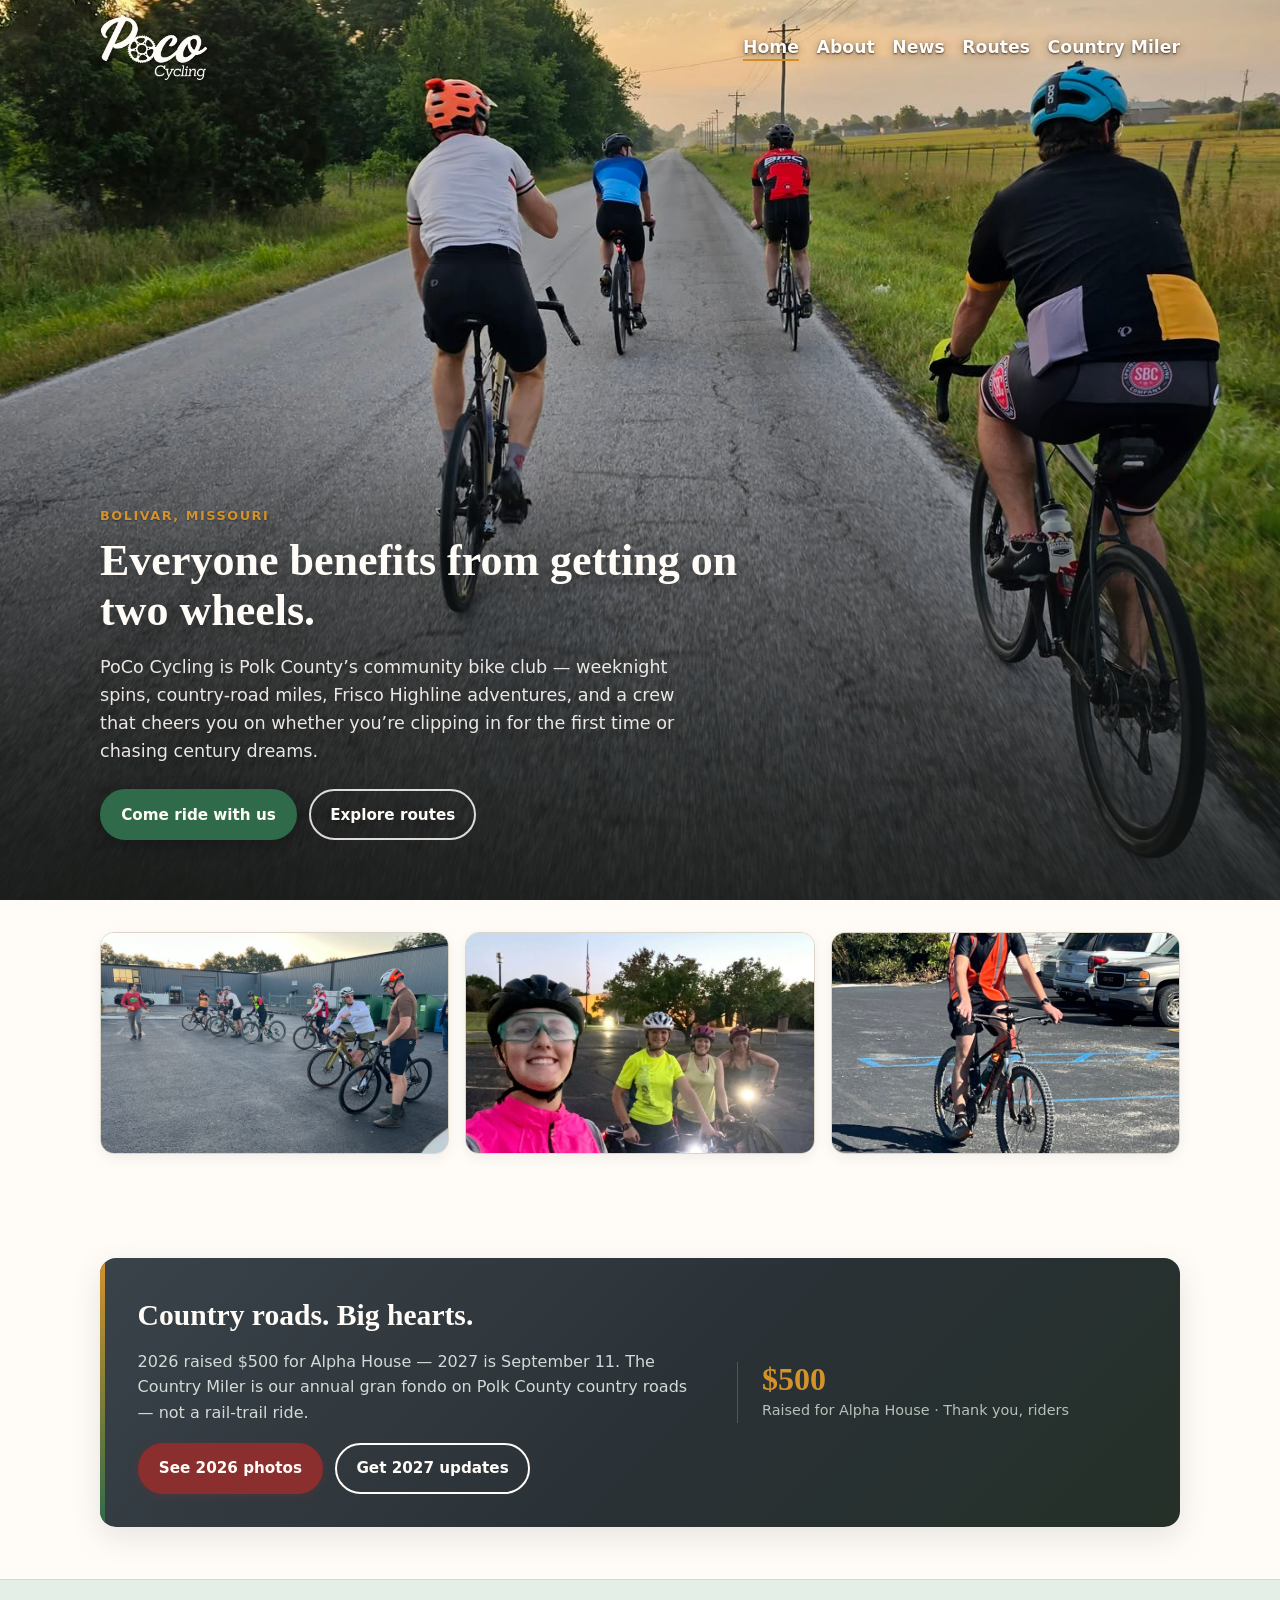
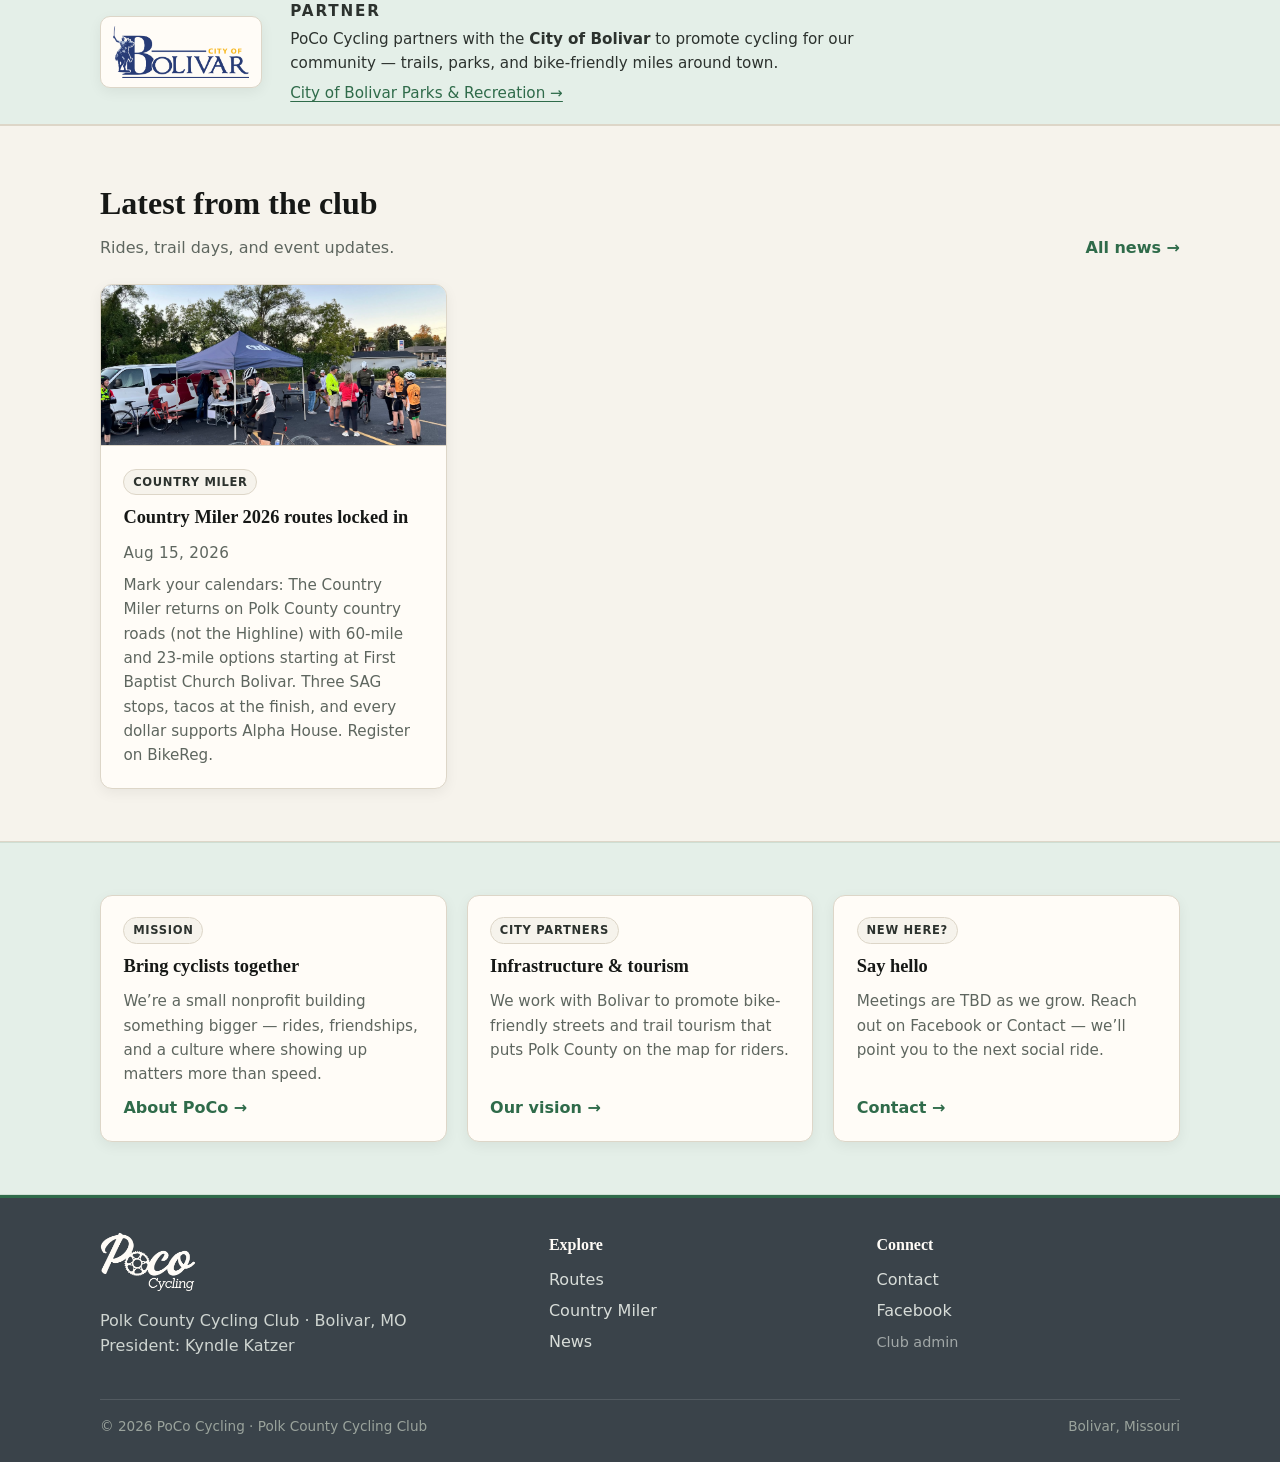
<file: index.html>
<!DOCTYPE html>
<html lang="en">
<head>
  <meta charset="utf-8">
  <meta name="viewport" content="width=device-width, initial-scale=1">
  <title>PoCo Cycling — Polk County Cycling Club</title>
  <meta name="description" content="Polk County Cycling Club in Bolivar, MO. Rides, Frisco Highline Trail, and The Country Miler gran fondo.">
  <link rel="stylesheet" href="css/styles.css?v=cm2026photos">
  <link rel="icon" href="/favicon.ico" sizes="any">
  <link rel="shortcut icon" href="/favicon.ico">
  <link rel="icon" href="/assets/favicon-32.png?v=sprocket6" type="image/png" sizes="32x32">
  <link rel="apple-touch-icon" href="/assets/apple-touch-icon.png?v=sprocket6" sizes="180x180">
</head>
<body class="page-home">
  <header class="site-header">
    <div class="container nav-wrap">
      <a class="brand" href="index.html" aria-label="PoCo Cycling home">
        <img class="brand-mark" id="home-brand-mark" src="assets/poco-logo-white.png" alt="PoCo Cycling">
      </a>
      <button class="nav-toggle" type="button" aria-expanded="false" aria-controls="site-nav">Menu</button>
      <nav class="site-nav" id="site-nav" aria-label="Primary">
        <ul>
          <li><a href="index.html" aria-current="page">Home</a></li>
          <li><a href="about.html">About</a></li>
          <li><a href="news.html">News</a></li>
          <li><a href="routes.html">Routes</a></li>
          <li><a href="country-miler.html">Country Miler</a></li>
        </ul>
      </nav>
    </div>
  </header>

  <main>
    <section class="hero hero-photo" aria-label="Welcome">
      <div class="hero-photo-overlay" aria-hidden="true"></div>
      <div class="container hero-photo-content">
        <p class="eyebrow">Bolivar, Missouri</p>
        <h1>Everyone benefits from getting on two wheels.</h1>
        <p class="lede">PoCo Cycling is Polk County’s community bike club — weeknight spins, country-road miles, Frisco Highline adventures, and a crew that cheers you on whether you’re clipping in for the first time or chasing century dreams.</p>
        <div class="cta-row">
          <a class="btn" href="https://www.facebook.com/profile.php?id=61550557324819" rel="noopener noreferrer" target="_blank">Come ride with us</a>
          <a class="btn btn-outline" href="routes.html">Explore routes</a>
        </div>
      </div>
    </section>

    <section class="section photo-strip-section" aria-label="Club photos">
      <div class="container">
        <div class="photo-strip photo-strip-3">
          <figure class="photo-frame">
            <img src="assets/photos/group-prep-parking-lot.jpg" alt="Cyclists gathering and preparing bikes in a parking lot before a community ride" width="800" height="600" loading="lazy">
          </figure>
          <figure class="photo-frame">
            <img src="assets/photos/women-riders-dusk-selfie.jpg" alt="Four women cyclists in high-visibility gear smiling for a dusk selfie with bike lights on" width="800" height="1000" loading="lazy">
          </figure>
          <figure class="photo-frame">
            <img src="assets/photos/young-rider-mtb-parking-lot.jpg" alt="Smiling young mountain bike rider in an orange safety vest and yellow helmet" width="800" height="1000" loading="lazy">
          </figure>
        </div>
      </div>
    </section>
<section class="section">
      <div class="container">
        <div class="callout">
          <div>
            <h2>Country roads. Big hearts.</h2>
            <p>2026 raised $500 for Alpha House — 2027 is September 11. The Country Miler is our annual gran fondo on Polk County country roads — not a rail-trail ride.</p>
            <div class="cta-row" style="margin-top:1rem">
              <a class="btn btn-barn" href="country-miler.html#event-photos">See 2026 photos</a>
              <a class="btn btn-outline" href="contact.html">Get 2027 updates</a>
            </div>
          </div>
          <div class="callout-stat">
            <strong>$500</strong>
            <span>Raised for Alpha House · Thank you, riders</span>
          </div>
        </div>
      </div>
    </section>

    <section class="partner-band" aria-label="City of Bolivar partner">
      <div class="container partner-band-inner">
        <a class="partner-logo-link" href="https://www.bolivar.mo.us/parks-recreation" target="_blank" rel="noopener noreferrer">
          <img class="partner-logo" src="assets/partners/city-of-bolivar-logo.png" alt="City of Bolivar" width="160" height="80" loading="lazy">
        </a>
        <div class="partner-band-copy">
          <p class="eyebrow">Partner</p>
          <p>PoCo Cycling partners with the <strong>City of Bolivar</strong> to promote cycling for our community — trails, parks, and bike-friendly miles around town.</p>
          <p><a href="https://www.bolivar.mo.us/parks-recreation" target="_blank" rel="noopener noreferrer">City of Bolivar Parks &amp; Recreation →</a></p>
        </div>
      </div>
    </section>

    <section class="section section-alt">
      <div class="container">
        <div class="section-head">
          <div>
            <h2>Latest from the club</h2>
            <p>Rides, trail days, and event updates.</p>
          </div>
          <a class="link-more" href="news.html">All news →</a>
        </div>
        <div class="card-grid" id="news-teaser" aria-live="polite">
          <p class="meta">Loading news…</p>
        </div>
      </div>
    </section>

    <section class="section section-wash">
      <div class="container card-grid">
        <article class="card">
          <span class="tag">Mission</span>
          <h3>Bring cyclists together</h3>
          <p>We’re a small nonprofit building something bigger — rides, friendships, and a culture where showing up matters more than speed.</p>
          <a href="about.html">About PoCo →</a>
        </article>
        <article class="card">
          <span class="tag">City partners</span>
          <h3>Infrastructure &amp; tourism</h3>
          <p>We work with Bolivar to promote bike-friendly streets and trail tourism that puts Polk County on the map for riders.</p>
          <a href="about.html#partnership">Our vision →</a>
        </article>
        <article class="card">
          <span class="tag">New here?</span>
          <h3>Say hello</h3>
          <p>Meetings are TBD as we grow. Reach out on Facebook or Contact — we’ll point you to the next social ride.</p>
          <a href="contact.html">Contact →</a>
        </article>
      </div>
    </section>
  </main>

  <footer class="site-footer">
    <div class="container">
      <div class="footer-grid">
        <div>
          <img class="footer-mark" src="assets/poco-logo-white.png" alt="">
          <p>Polk County Cycling Club · Bolivar, MO<br>President: Kyndle Katzer</p>
        </div>
        <div>
          <h3>Explore</h3>
          <ul>
            <li><a href="routes.html">Routes</a></li>
            <li><a href="country-miler.html">Country Miler</a></li>
            <li><a href="news.html">News</a></li>
          </ul>
        </div>
        <div>
          <h3>Connect</h3>
          <ul>
            <li><a href="contact.html">Contact</a></li>
            <li><a href="https://www.facebook.com/profile.php?id=61550557324819" rel="noopener noreferrer" target="_blank">Facebook</a></li>
            <li><a class="footer-admin" href="admin.html">Club admin</a></li>
          </ul>
        </div>
      </div>
      <div class="footer-bottom">
        <span>© 2026 PoCo Cycling · Polk County Cycling Club</span>
        <span>Bolivar, Missouri</span>
      </div>
    </div>
  </footer>
  <script src="js/main.js?v=cm2026wrap"></script>
</body>
</html>
</file>
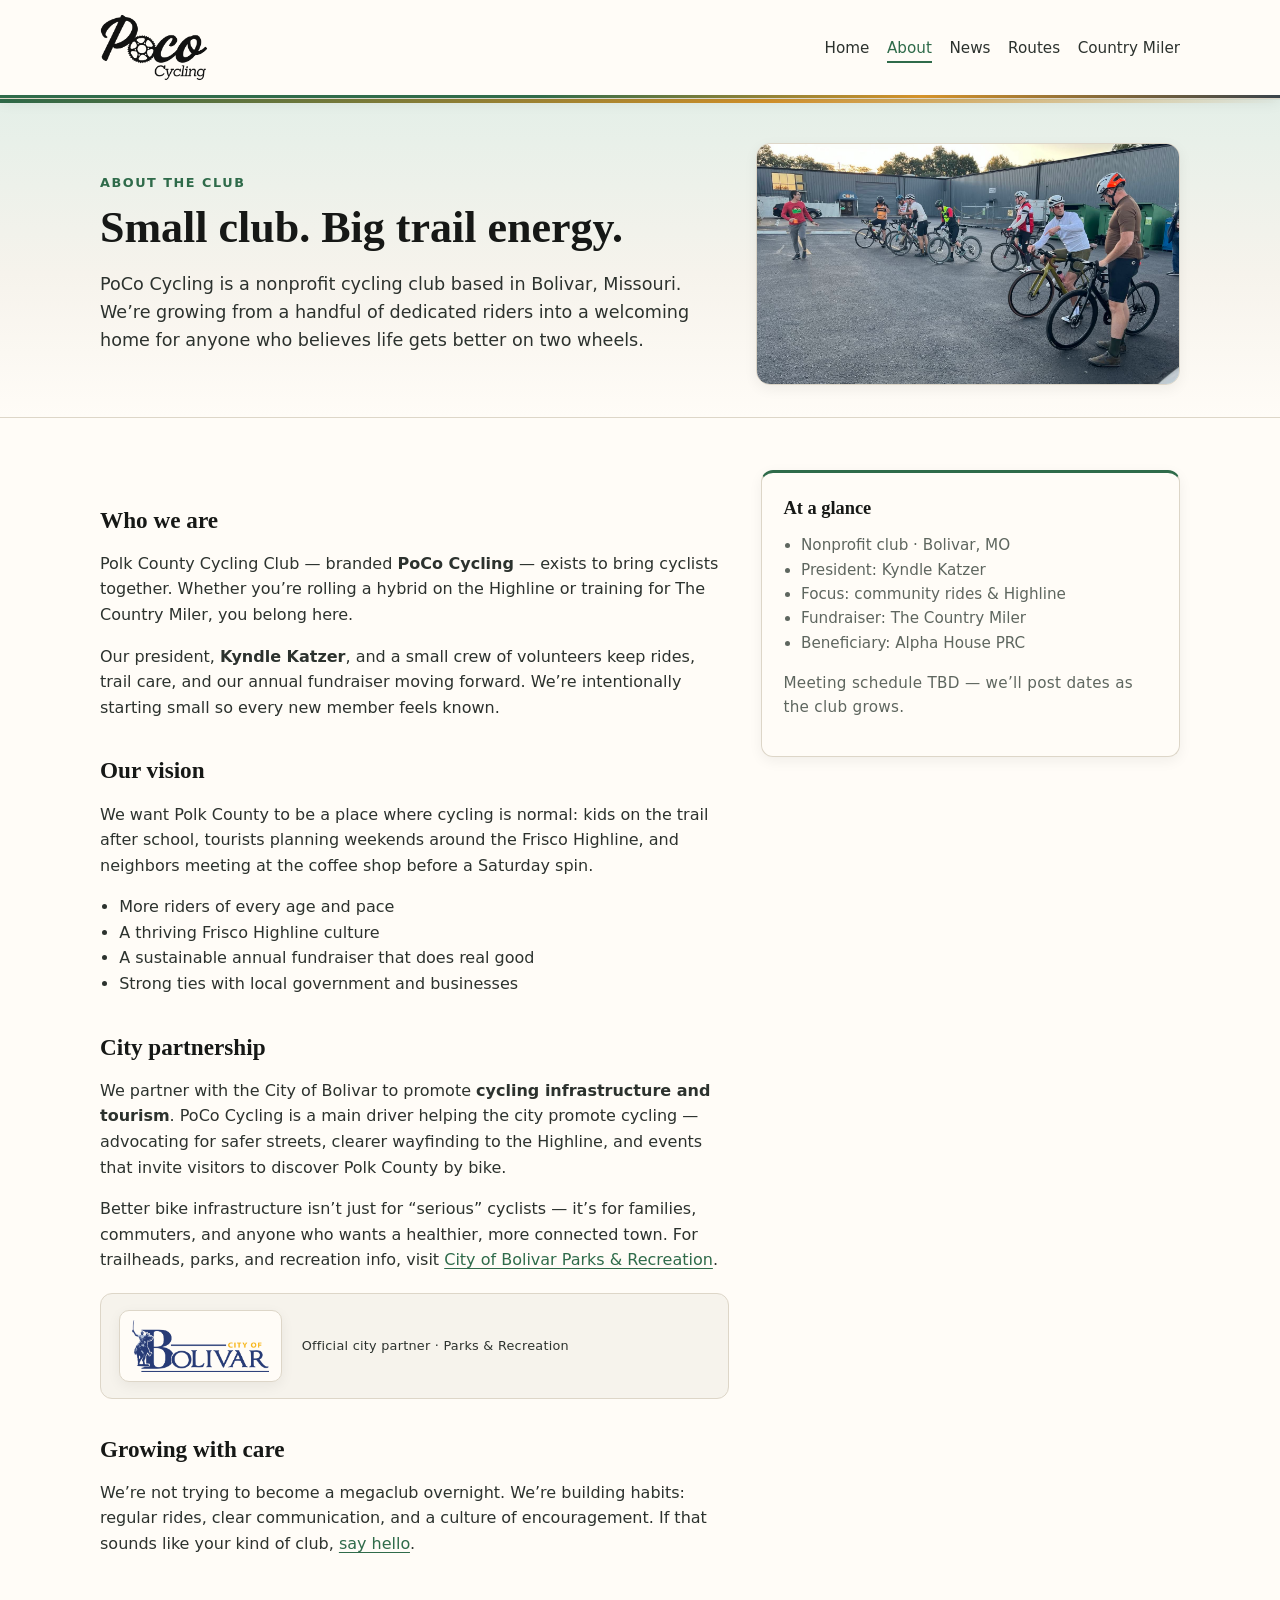
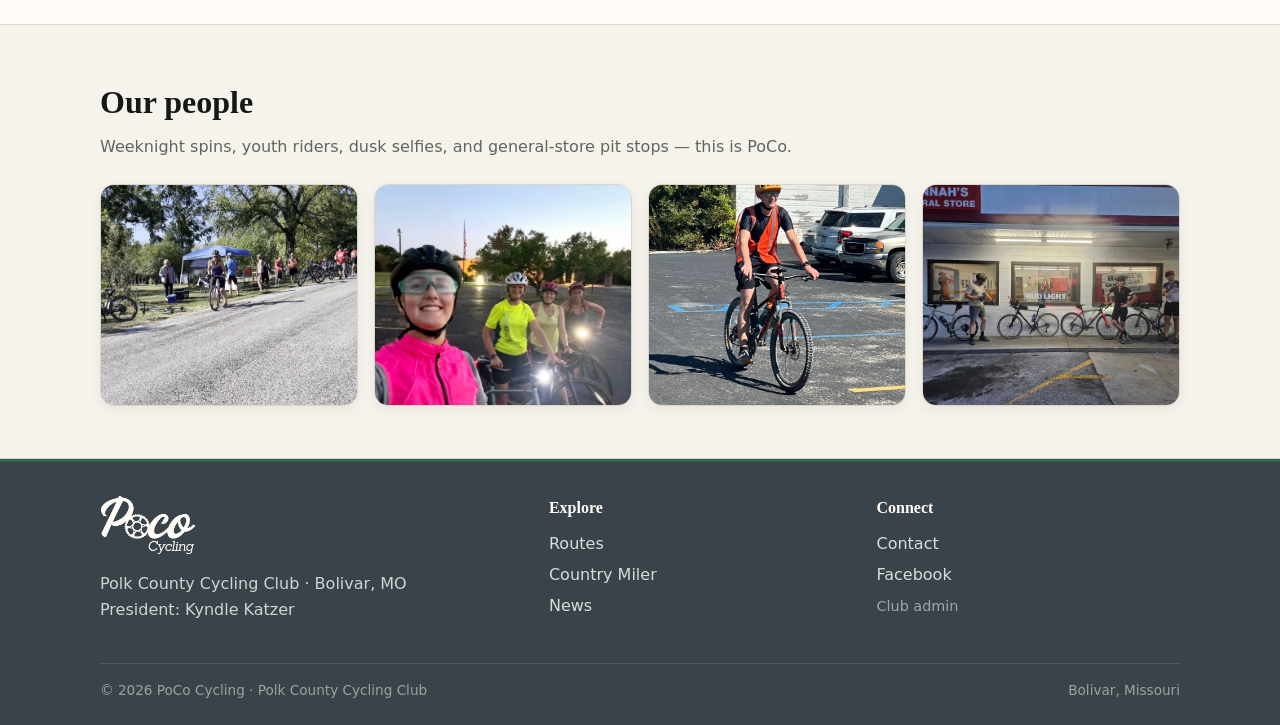
<file: about.html>
<!DOCTYPE html>
<html lang="en">
<head>
  <meta charset="utf-8">
  <meta name="viewport" content="width=device-width, initial-scale=1">
  <title>About — PoCo Cycling</title>
  <meta name="description" content="Who we are: Polk County Cycling Club in Bolivar, MO — mission, city partnership, and growth.">
  <link rel="stylesheet" href="css/styles.css">
  <link rel="icon" href="/favicon.ico" sizes="any">
  <link rel="shortcut icon" href="/favicon.ico">
  <link rel="icon" href="/assets/favicon-32.png?v=sprocket6" type="image/png" sizes="32x32">
  <link rel="apple-touch-icon" href="/assets/apple-touch-icon.png?v=sprocket6" sizes="180x180">
</head>
<body>
  <header class="site-header">
    <div class="container nav-wrap">
      <a class="brand" href="index.html" aria-label="PoCo Cycling home">
        <img class="brand-mark" src="assets/poco-logo-transparent.png" alt="PoCo Cycling">
      </a>
      <button class="nav-toggle" type="button" aria-expanded="false" aria-controls="site-nav">Menu</button>
      <nav class="site-nav" id="site-nav" aria-label="Primary">
        <ul>
          <li><a href="index.html">Home</a></li>
          <li><a href="about.html" aria-current="page">About</a></li>
          <li><a href="news.html">News</a></li>
          <li><a href="routes.html">Routes</a></li>
          <li><a href="country-miler.html">Country Miler</a></li>
        </ul>
      </nav>
    </div>
  </header>

  <main>
    <section class="page-hero page-hero-split">
      <div class="container page-hero-grid">
        <div class="page-hero-copy">
          <p class="eyebrow">About the club</p>
          <h1>Small club. Big trail energy.</h1>
          <p class="lede">PoCo Cycling is a nonprofit cycling club based in Bolivar, Missouri. We’re growing from a handful of dedicated riders into a welcoming home for anyone who believes life gets better on two wheels.</p>
        </div>
        <aside class="page-hero-aside">
          <figure class="hero-aside-card">
            <img src="assets/photos/group-prep-parking-lot.jpg" alt="Group of PoCo cyclists preparing for a ride in a parking lot at golden hour" width="900" height="600" loading="eager">
          </figure>
        </aside>
      </div>
    </section>

    <section class="section">
      <div class="container two-col">
        <div class="prose">
          <h2>Who we are</h2>
          <p>Polk County Cycling Club — branded <strong>PoCo Cycling</strong> — exists to bring cyclists together. Whether you’re rolling a hybrid on the Highline or training for The Country Miler, you belong here.</p>
          <p>Our president, <strong>Kyndle Katzer</strong>, and a small crew of volunteers keep rides, trail care, and our annual fundraiser moving forward. We’re intentionally starting small so every new member feels known.</p>

          <h2>Our vision</h2>
          <p>We want Polk County to be a place where cycling is normal: kids on the trail after school, tourists planning weekends around the Frisco Highline, and neighbors meeting at the coffee shop before a Saturday spin.</p>
          <ul>
            <li>More riders of every age and pace</li>
            <li>A thriving Frisco Highline culture</li>
            <li>A sustainable annual fundraiser that does real good</li>
            <li>Strong ties with local government and businesses</li>
          </ul>

          <h2 id="partnership">City partnership</h2>
          <p>We partner with the City of Bolivar to promote <strong>cycling infrastructure and tourism</strong>. PoCo Cycling is a main driver helping the city promote cycling — advocating for safer streets, clearer wayfinding to the Highline, and events that invite visitors to discover Polk County by bike.</p>
          <p>Better bike infrastructure isn’t just for “serious” cyclists — it’s for families, commuters, and anyone who wants a healthier, more connected town. For trailheads, parks, and recreation info, visit <a href="https://www.bolivar.mo.us/parks-recreation" target="_blank" rel="noopener noreferrer">City of Bolivar Parks &amp; Recreation</a>.</p>
          <div class="partner-callout">
            <a class="partner-logo-link" href="https://www.bolivar.mo.us/parks-recreation" target="_blank" rel="noopener noreferrer">
              <img class="partner-logo" src="assets/partners/city-of-bolivar-logo.png" alt="City of Bolivar" width="160" height="80" loading="lazy">
            </a>
            <p class="meta">Official city partner · Parks &amp; Recreation</p>
          </div>

          <h2>Growing with care</h2>
          <p>We’re not trying to become a megaclub overnight. We’re building habits: regular rides, clear communication, and a culture of encouragement. If that sounds like your kind of club, <a href="contact.html">say hello</a>.</p>
        </div>
        <aside class="aside-card">
          <h3>At a glance</h3>
          <ul>
            <li>Nonprofit club · Bolivar, MO</li>
            <li>President: Kyndle Katzer</li>
            <li>Focus: community rides &amp; Highline</li>
            <li>Fundraiser: The Country Miler</li>
            <li>Beneficiary: Alpha House PRC</li>
          </ul>
          <p class="meta" style="margin-top:1rem">Meeting schedule TBD — we’ll post dates as the club grows.</p>
        </aside>
      </div>
    </section>

    <section class="section section-alt" aria-label="Community photos">
      <div class="container">
        <div class="section-head">
          <div>
            <h2>Our people</h2>
            <p>Weeknight spins, youth riders, dusk selfies, and general-store pit stops — this is PoCo.</p>
          </div>
        </div>
        <div class="photo-strip photo-strip-4">
          <figure class="photo-frame">
            <img src="assets/photos/cm-video-still-1.jpg" alt="Still from a Country Miler course video showing Polk County road miles" width="800" height="600" loading="lazy">
          </figure>
          <figure class="photo-frame">
            <img src="assets/photos/women-riders-dusk-selfie.jpg" alt="Women cyclists posing for a dusk selfie in high-visibility gear" width="800" height="1000" loading="lazy">
          </figure>
          <figure class="photo-frame">
            <img src="assets/photos/young-rider-mtb-parking-lot.jpg" alt="Smiling young mountain bike rider in an orange safety vest and yellow helmet in a parking lot" width="800" height="1000" loading="lazy">
          </figure>
          <figure class="photo-frame">
            <img src="assets/photos/hannahs-general-store-stop.jpg" alt="Riders refueling at Hannah's General Store after dark" width="800" height="600" loading="lazy">
          </figure>
        </div>
      </div>
    </section>

  </main>

  <footer class="site-footer">
    <div class="container">
      <div class="footer-grid">
        <div>
          <img class="footer-mark" src="assets/poco-logo-white.png" alt="">
          <p>Polk County Cycling Club · Bolivar, MO<br>President: Kyndle Katzer</p>
        </div>
        <div>
          <h3>Explore</h3>
          <ul>
            <li><a href="routes.html">Routes</a></li>
            <li><a href="country-miler.html">Country Miler</a></li>
            <li><a href="news.html">News</a></li>
          </ul>
        </div>
        <div>
          <h3>Connect</h3>
          <ul>
            <li><a href="contact.html">Contact</a></li>
            <li><a href="https://www.facebook.com/profile.php?id=61550557324819" rel="noopener noreferrer" target="_blank">Facebook</a></li>
            <li><a class="footer-admin" href="admin.html">Club admin</a></li>
          </ul>
        </div>
      </div>
      <div class="footer-bottom">
        <span>© 2026 PoCo Cycling · Polk County Cycling Club</span>
        <span>Bolivar, Missouri</span>
      </div>
    </div>
  </footer>
  <script src="js/main.js"></script>
</body>
</html>
</file>
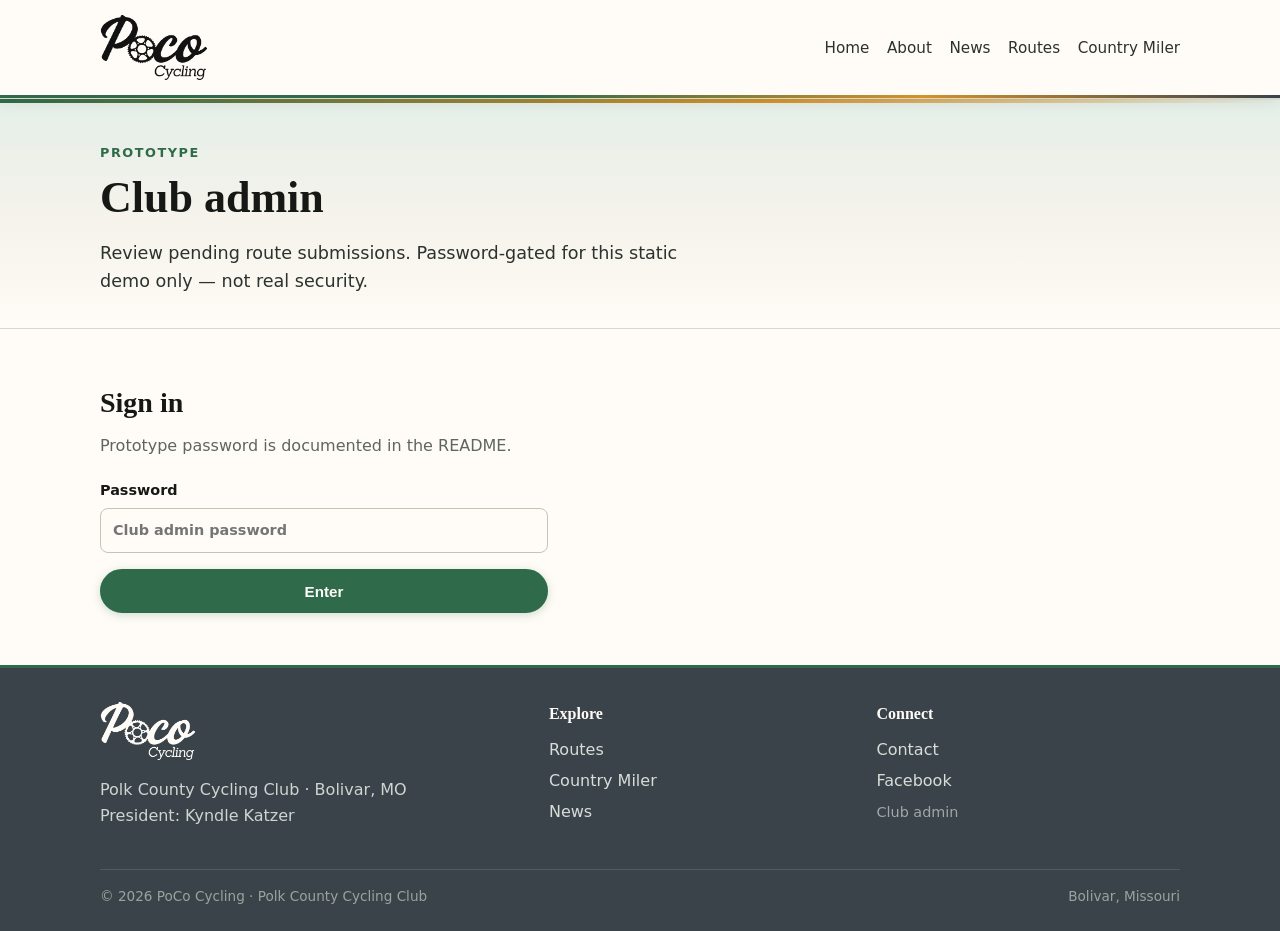
<file: admin.html>
<!DOCTYPE html>
<html lang="en">
<head>
  <meta charset="utf-8">
  <meta name="viewport" content="width=device-width, initial-scale=1">
  <title>Club admin — PoCo Cycling</title>
  <meta name="description" content="Prototype admin for PoCo Cycling route submissions.">
  <meta name="robots" content="noindex">
  <link rel="stylesheet" href="css/styles.css">
  <link rel="icon" href="/favicon.ico" sizes="any">
  <link rel="shortcut icon" href="/favicon.ico">
  <link rel="icon" href="/assets/favicon-32.png?v=sprocket6" type="image/png" sizes="32x32">
  <link rel="apple-touch-icon" href="/assets/apple-touch-icon.png?v=sprocket6" sizes="180x180">
</head>
<body class="page-admin">
  <header class="site-header">
    <div class="container nav-wrap">
      <a class="brand" href="index.html" aria-label="PoCo Cycling home">
        <img class="brand-mark" src="assets/poco-logo-transparent.png" alt="PoCo Cycling">
      </a>
      <button class="nav-toggle" type="button" aria-expanded="false" aria-controls="site-nav">Menu</button>
      <nav class="site-nav" id="site-nav" aria-label="Primary">
        <ul>
          <li><a href="index.html">Home</a></li>
          <li><a href="about.html">About</a></li>
          <li><a href="news.html">News</a></li>
          <li><a href="routes.html">Routes</a></li>
          <li><a href="country-miler.html">Country Miler</a></li>
        </ul>
      </nav>
    </div>
  </header>

  <main>
    <section class="page-hero">
      <div class="container">
        <p class="eyebrow">Prototype</p>
        <h1>Club admin</h1>
        <p class="lede">Review pending route submissions. Password-gated for this static demo only — not real security.</p>
      </div>
    </section>

    <section class="section">
      <div class="container">
        <div id="admin-gate" class="admin-gate">
          <h2 class="form-section-title">Sign in</h2>
          <p class="form-lede">Prototype password is documented in the README.</p>
          <p id="admin-login-error" class="form-error" hidden>Incorrect password. Try again.</p>
          <form class="form" id="admin-login-form" action="#" method="post">
            <label>
              Password
              <input type="password" name="password" required autocomplete="current-password" placeholder="Club admin password">
            </label>
            <button class="btn" type="submit">Enter</button>
          </form>
        </div>

        <div id="admin-panel" hidden>
          <div class="section-head">
            <div>
              <h2>Pending submissions</h2>
              <p>Approve to publish on Routes · Reject removes from the queue.</p>
            </div>
            <button type="button" class="btn btn-outline" id="admin-logout">Log out</button>
          </div>
          <p id="admin-pending-empty" class="meta" hidden>No pending routes. New submissions from the Routes page will show up here (same browser).</p>
          <div id="admin-pending-list" class="admin-list" aria-live="polite"></div>
          <div class="note-box">
            <strong>Prototype limits:</strong> data lives in <code>localStorage</code> on this device/browser only. Approve/reject will not sync across computers. Production needs a shared database and real auth.
          </div>
        </div>
      </div>
    </section>
  </main>

  <footer class="site-footer">
    <div class="container">
      <div class="footer-grid">
        <div>
          <img class="footer-mark" src="assets/poco-logo-white.png" alt="">
          <p>Polk County Cycling Club · Bolivar, MO<br>President: Kyndle Katzer</p>
        </div>
        <div>
          <h3>Explore</h3>
          <ul>
            <li><a href="routes.html">Routes</a></li>
            <li><a href="country-miler.html">Country Miler</a></li>
            <li><a href="news.html">News</a></li>
          </ul>
        </div>
        <div>
          <h3>Connect</h3>
          <ul>
            <li><a href="contact.html">Contact</a></li>
            <li><a href="https://www.facebook.com/profile.php?id=61550557324819" rel="noopener noreferrer" target="_blank">Facebook</a></li>
            <li><a class="footer-admin" href="admin.html">Club admin</a></li>
          </ul>
        </div>
      </div>
      <div class="footer-bottom">
        <span>© 2026 PoCo Cycling · Polk County Cycling Club</span>
        <span>Bolivar, Missouri</span>
      </div>
    </div>
  </footer>
  <script src="js/routes-store.js"></script>
  <script src="js/main.js"></script>
</body>
</html>
</file>
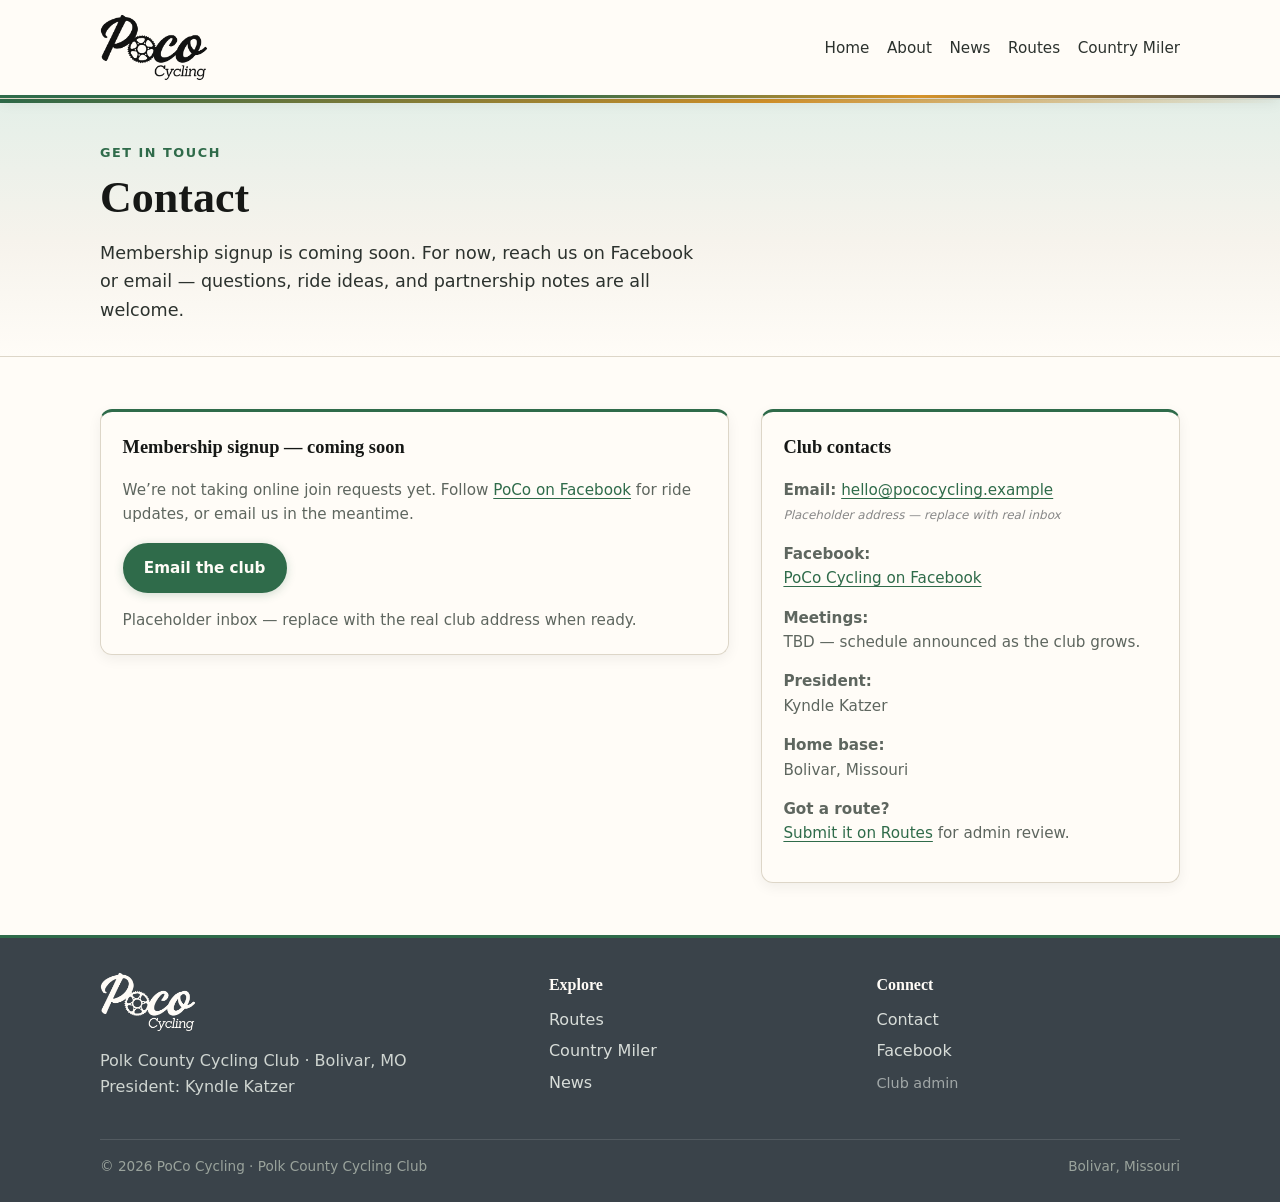
<file: contact.html>
<!DOCTYPE html>
<html lang="en">
<head>
  <meta charset="utf-8">
  <meta name="viewport" content="width=device-width, initial-scale=1">
  <title>Contact — PoCo Cycling</title>
  <meta name="description" content="Contact PoCo Cycling in Bolivar, MO. Membership signup coming soon.">
  <link rel="stylesheet" href="css/styles.css">
  <link rel="icon" href="/favicon.ico" sizes="any">
  <link rel="shortcut icon" href="/favicon.ico">
  <link rel="icon" href="/assets/favicon-32.png?v=sprocket6" type="image/png" sizes="32x32">
  <link rel="apple-touch-icon" href="/assets/apple-touch-icon.png?v=sprocket6" sizes="180x180">
</head>
<body>
  <header class="site-header">
    <div class="container nav-wrap">
      <a class="brand" href="index.html" aria-label="PoCo Cycling home">
        <img class="brand-mark" src="assets/poco-logo-transparent.png" alt="PoCo Cycling">
      </a>
      <button class="nav-toggle" type="button" aria-expanded="false" aria-controls="site-nav">Menu</button>
      <nav class="site-nav" id="site-nav" aria-label="Primary">
        <ul>
          <li><a href="index.html">Home</a></li>
          <li><a href="about.html">About</a></li>
          <li><a href="news.html">News</a></li>
          <li><a href="routes.html">Routes</a></li>
          <li><a href="country-miler.html">Country Miler</a></li>
        </ul>
      </nav>
    </div>
  </header>

  <main>
    <section class="page-hero">
      <div class="container">
        <p class="eyebrow">Get in touch</p>
        <h1>Contact</h1>
        <p class="lede">Membership signup is coming soon. For now, reach us on Facebook or email — questions, ride ideas, and partnership notes are all welcome.</p>
      </div>
    </section>

    <section class="section">
      <div class="container two-col">
        <div>
          <div class="aside-card" style="margin:0">
            <h3>Membership signup — coming soon</h3>
            <p>We’re not taking online join requests yet. Follow <a href="https://www.facebook.com/profile.php?id=61550557324819" rel="noopener noreferrer" target="_blank">PoCo on Facebook</a> for ride updates, or email us in the meantime.</p>
            <p style="margin-top:1rem"><a class="btn" href="mailto:hello@pococycling.example">Email the club</a></p>
            <p class="form-note">Placeholder inbox — replace with the real club address when ready.</p>
          </div>
        </div>
        <aside class="aside-card">
          <h3>Club contacts</h3>
          <p><strong>Email:</strong> <a href="mailto:hello@pococycling.example">hello@pococycling.example</a><br><span class="sample-note">Placeholder address — replace with real inbox</span></p>
          <p><strong>Facebook:</strong><br>
            <a href="https://www.facebook.com/profile.php?id=61550557324819" rel="noopener noreferrer" target="_blank">PoCo Cycling on Facebook</a>
          </p>
          <p><strong>Meetings:</strong><br>TBD — schedule announced as the club grows.</p>
          <p><strong>President:</strong><br>Kyndle Katzer</p>
          <p><strong>Home base:</strong><br>Bolivar, Missouri</p>
          <p><strong>Got a route?</strong><br><a href="routes.html#submit-route">Submit it on Routes</a> for admin review.</p>
        </aside>
      </div>
    </section>
  </main>

  <footer class="site-footer">
    <div class="container">
      <div class="footer-grid">
        <div>
          <img class="footer-mark" src="assets/poco-logo-white.png" alt="">
          <p>Polk County Cycling Club · Bolivar, MO<br>President: Kyndle Katzer</p>
        </div>
        <div>
          <h3>Explore</h3>
          <ul>
            <li><a href="routes.html">Routes</a></li>
            <li><a href="country-miler.html">Country Miler</a></li>
            <li><a href="news.html">News</a></li>
          </ul>
        </div>
        <div>
          <h3>Connect</h3>
          <ul>
            <li><a href="contact.html">Contact</a></li>
            <li><a href="https://www.facebook.com/profile.php?id=61550557324819" rel="noopener noreferrer" target="_blank">Facebook</a></li>
            <li><a class="footer-admin" href="admin.html">Club admin</a></li>
          </ul>
        </div>
      </div>
      <div class="footer-bottom">
        <span>© 2026 PoCo Cycling · Polk County Cycling Club</span>
        <span>Bolivar, Missouri</span>
      </div>
    </div>
  </footer>
  <script src="js/main.js"></script>
</body>
</html>
</file>
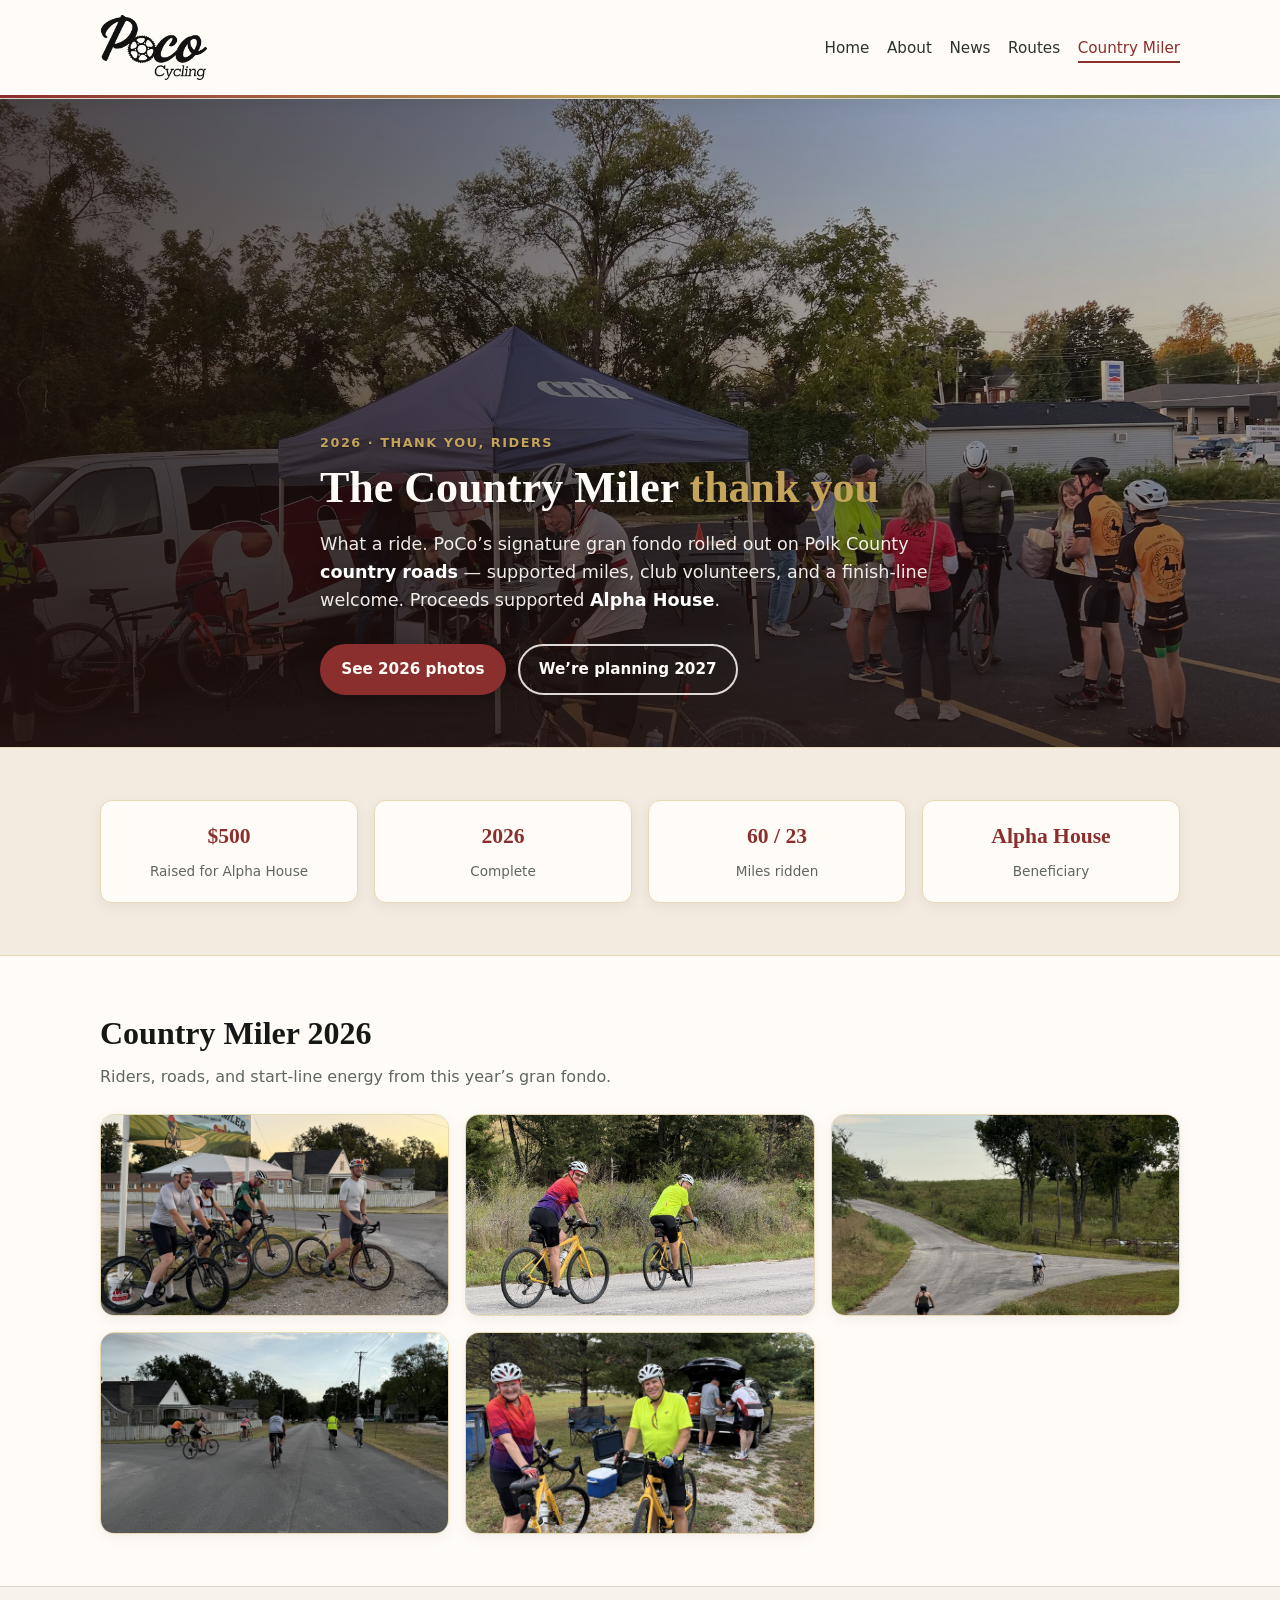
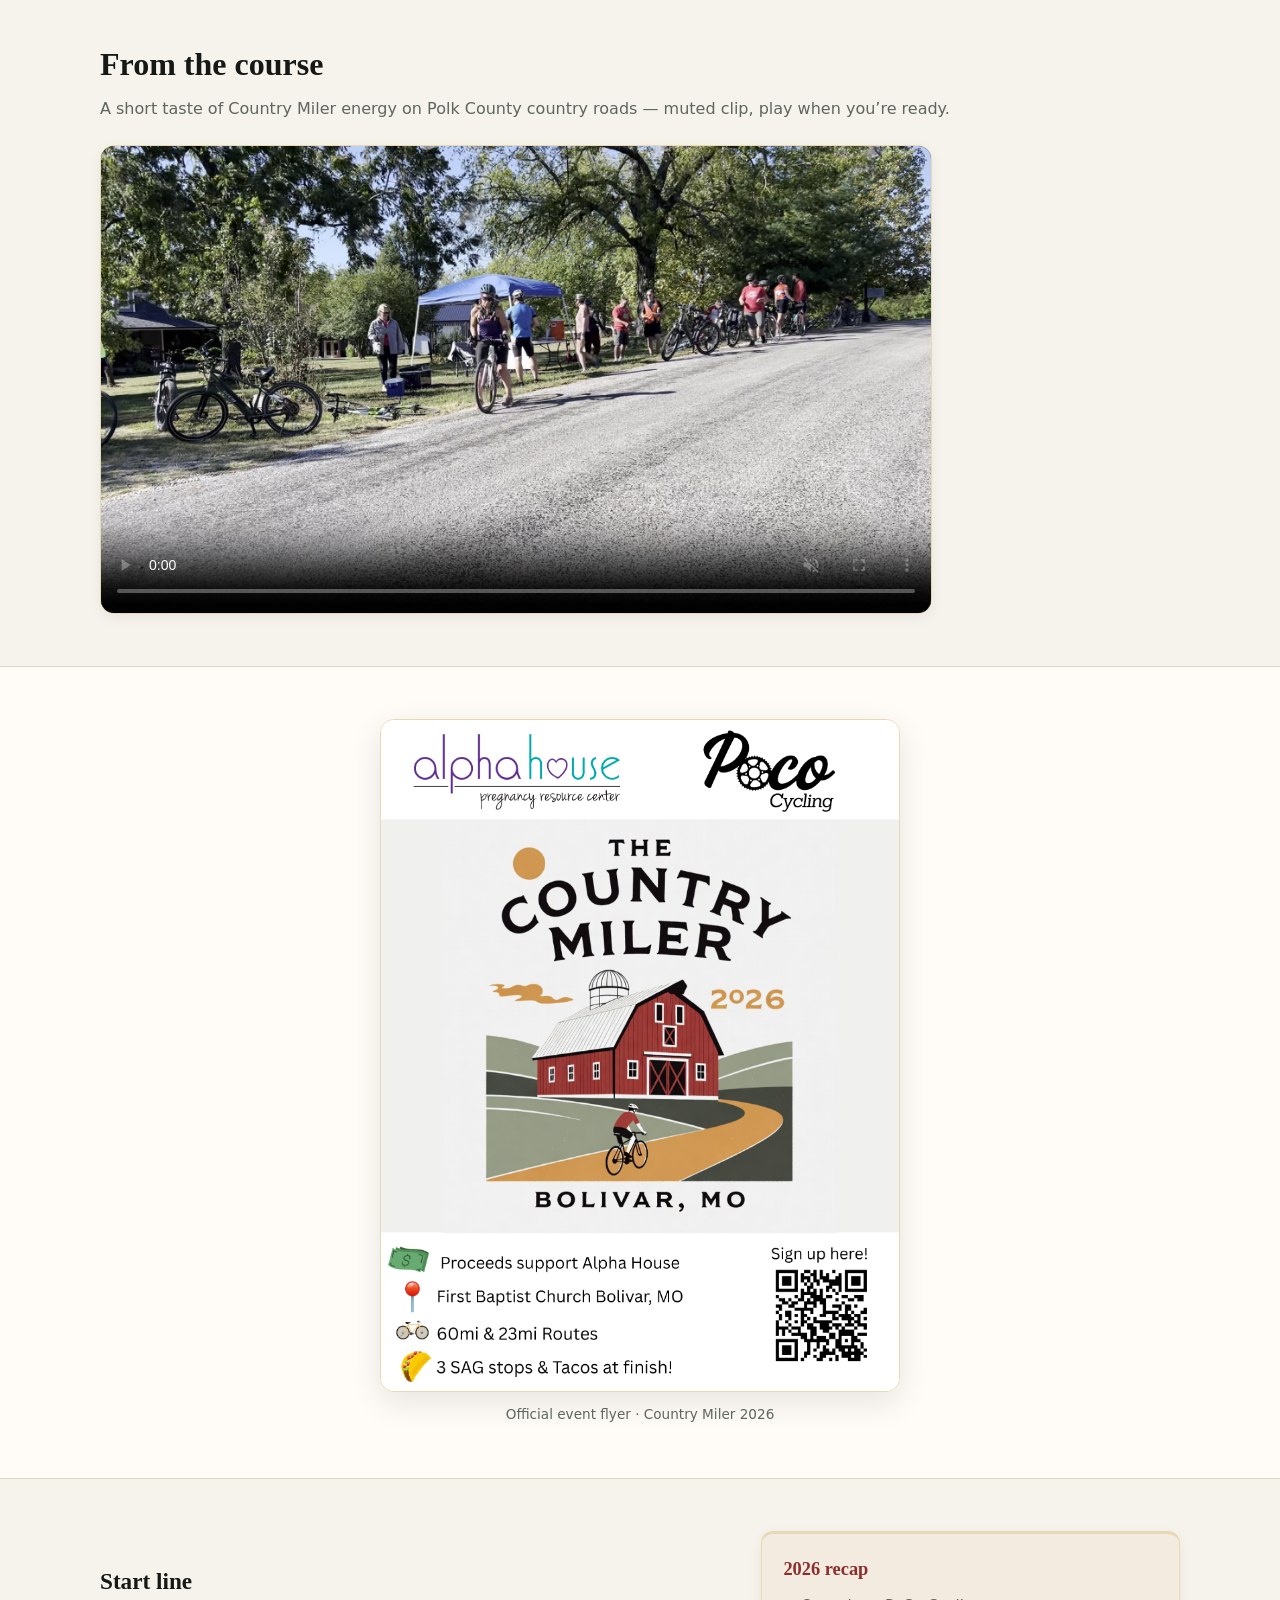
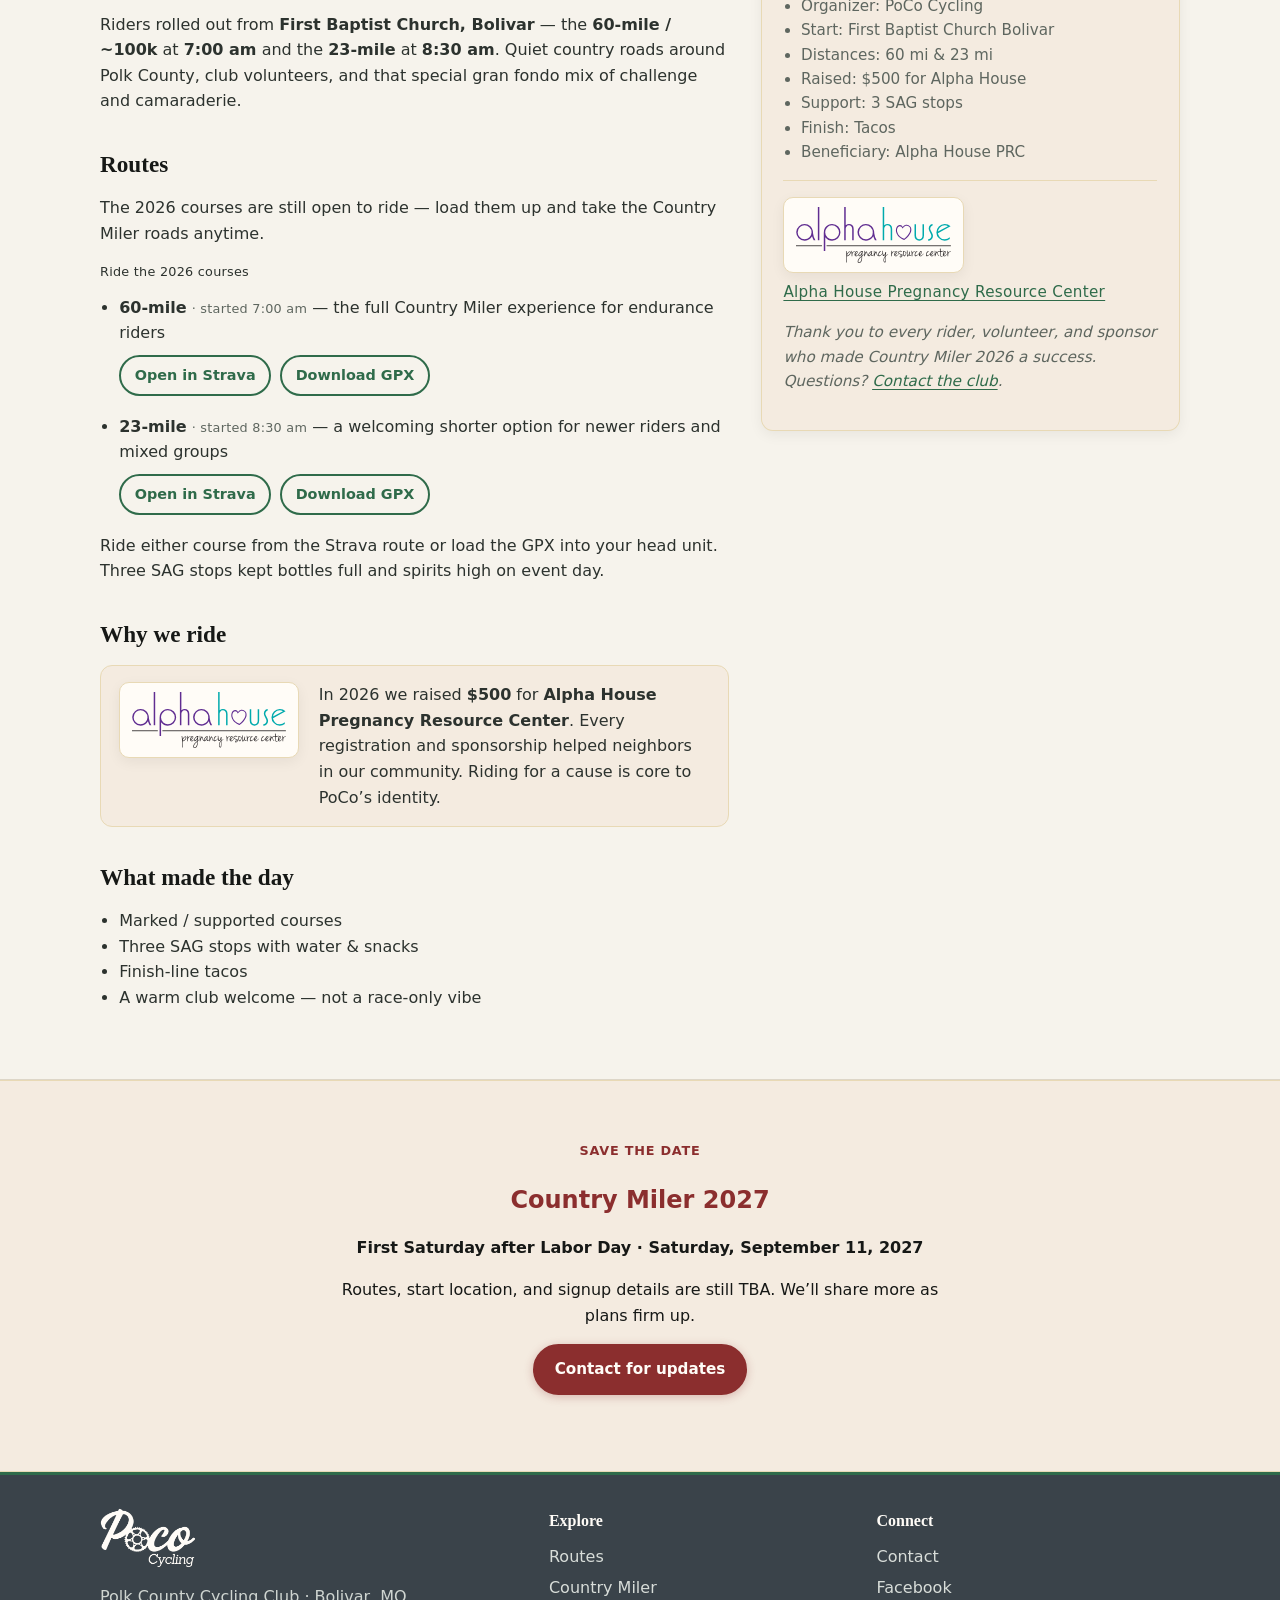
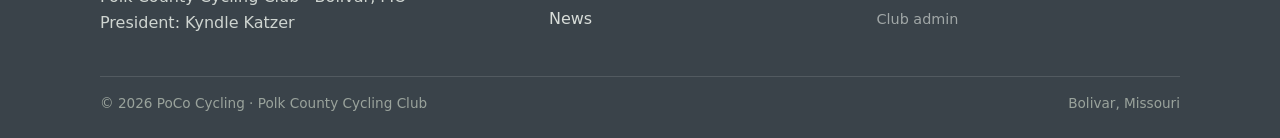
<file: country-miler.html>
<!DOCTYPE html>
<html lang="en">
<head>
  <meta charset="utf-8">
  <meta name="viewport" content="width=device-width, initial-scale=1">
  <title>The Country Miler — PoCo Cycling</title>
  <meta name="description" content="The Country Miler 2026 raised $500 for Alpha House. Thank you, riders. Country Miler 2027 is Saturday, September 11, 2027.">
  <link rel="stylesheet" href="css/styles.css?v=cm2026photos">
  <link rel="icon" href="/favicon.ico" sizes="any">
  <link rel="shortcut icon" href="/favicon.ico">
  <link rel="icon" href="/assets/favicon-32.png?v=sprocket6" type="image/png" sizes="32x32">
  <link rel="apple-touch-icon" href="/assets/apple-touch-icon.png?v=sprocket6" sizes="180x180">
</head>
<body class="cm-page">
  <header class="site-header">
    <div class="container nav-wrap">
      <a class="brand" href="index.html" aria-label="PoCo Cycling home">
        <img class="brand-mark" src="assets/poco-logo-transparent.png" alt="PoCo Cycling">
      </a>
      <button class="nav-toggle" type="button" aria-expanded="false" aria-controls="site-nav">Menu</button>
      <nav class="site-nav" id="site-nav" aria-label="Primary">
        <ul>
          <li><a href="index.html">Home</a></li>
          <li><a href="about.html">About</a></li>
          <li><a href="news.html">News</a></li>
          <li><a href="routes.html">Routes</a></li>
          <li><a href="country-miler.html" aria-current="page">Country Miler</a></li>
        </ul>
      </nav>
    </div>
  </header>

  <main>
    <section class="page-hero cm-hero-photo" aria-label="Country Miler">
      <div class="cm-hero-photo-overlay" aria-hidden="true"></div>
      <div class="container cm-hero-photo-content">
        <p class="eyebrow">2026 · Thank you, riders</p>
        <h1>The Country Miler <span class="cm-accent">thank you</span></h1>
        <p class="lede">What a ride. PoCo’s signature gran fondo rolled out on Polk County <strong>country roads</strong> — supported miles, club volunteers, and a finish-line welcome. Proceeds supported <strong>Alpha House</strong>.</p>
        <div class="cta-row">
          <a class="btn btn-barn" href="#event-photos">See 2026 photos</a>
          <a class="btn btn-outline cm-hero-outline" href="#cm-2027">We’re planning 2027</a>
        </div>
      </div>
    </section>

    <section class="section cm-band">
      <div class="container">
        <div class="cm-facts" aria-label="2026 impact">
          <div class="cm-fact">
            <strong>$500</strong>
            <span>Raised for Alpha House</span>
          </div>
          <div class="cm-fact">
            <strong>2026</strong>
            <span>Complete</span>
          </div>
          <div class="cm-fact">
            <strong>60 / 23</strong>
            <span>Miles ridden</span>
          </div>
          <div class="cm-fact">
            <strong>Alpha House</strong>
            <span>Beneficiary</span>
          </div>
        </div>
      </div>
    </section>


    <section class="section" id="event-photos" aria-label="Country Miler 2026 photos">
      <div class="container">
        <div class="section-head">
          <div>
            <h2>Country Miler 2026</h2>
            <p>Riders, roads, and start-line energy from this year’s gran fondo.</p>
          </div>
        </div>
        <div class="photo-strip photo-strip-gallery js-lightbox-gallery">
          <figure class="photo-frame" role="button" tabindex="0" aria-label="Enlarge photo: Country Miler 2026 banner riders">
            <img src="assets/photos/2026/2026-banner-riders.jpg" alt="Country Miler 2026 — pack of riders on the course with the event banner in frame" width="2000" height="1333" loading="lazy">
          </figure>
          <figure class="photo-frame" role="button" tabindex="0" aria-label="Enlarge photo: pair looking back on yellow bikes">
            <img src="assets/photos/2026/2026-pair-looking-back.jpg" alt="Country Miler 2026 — two riders looking back from yellow bikes on the road" width="2000" height="1333" loading="lazy">
          </figure>
          <figure class="photo-frame" role="button" tabindex="0" aria-label="Enlarge photo: rural fork on open country roads">
            <img src="assets/photos/2026/2026-rural-fork.jpg" alt="Country Miler 2026 — riders at a rural fork on open Polk County country roads" width="2000" height="1333" loading="lazy">
          </figure>
          <figure class="photo-frame" role="button" tabindex="0" aria-label="Enlarge photo: pack riding through a neighborhood">
            <img src="assets/photos/2026/2026-pack-neighborhood.jpg" alt="Country Miler 2026 — a pack of riders rolling through a neighborhood stretch" width="2000" height="1333" loading="lazy">
          </figure>
          <figure class="photo-frame" role="button" tabindex="0" aria-label="Enlarge photo: pair hanging out on gravel">
            <img src="assets/photos/2026/2026-pair-gravel-hangout.jpg" alt="Country Miler 2026 — two riders hanging out with bikes on a gravel stretch" width="2000" height="1333" loading="lazy">
          </figure>
        </div>
      </div>
    </section>

    <section class="section section-alt" aria-label="From the course video">
      <div class="container">
        <div class="section-head">
          <div>
            <h2>From the course</h2>
            <p>A short taste of Country Miler energy on Polk County country roads — muted clip, play when you’re ready.</p>
          </div>
        </div>
        <figure class="cm-video">
          <video
            controls
            muted
            playsinline
            preload="metadata"
            poster="assets/photos/cm-video-still-1.jpg"
            width="1280"
            height="720">
            <source src="assets/photos/country-miler-clip.mp4" type="video/mp4">
            Your browser doesn’t support embedded video. <a href="assets/photos/country-miler-clip.mp4">Download the clip</a>.
          </video>
        </figure>
      </div>
    </section>

    <section class="section">
      <div class="container">
        <figure class="cm-flyer">
          <img src="assets/country-miler-flyer.png" alt="The Country Miler 2026 flyer — Bolivar, MO. Proceeds support Alpha House. 60mi and 23mi routes from First Baptist Church Bolivar, 3 SAG stops and tacos at finish." width="900" height="1200">
          <figcaption>Official event flyer · Country Miler 2026</figcaption>
        </figure>
      </div>
    </section>

    <section class="section section-alt">
      <div class="container two-col">
        <div class="prose">
          <h2>Start line</h2>
          <p>Riders rolled out from <strong>First Baptist Church, Bolivar</strong> — the <strong>60-mile / ~100k</strong> at <strong>7:00&nbsp;am</strong> and the <strong>23-mile</strong> at <strong>8:30&nbsp;am</strong>. Quiet country roads around Polk County, club volunteers, and that special gran fondo mix of challenge and camaraderie.</p>

          <h2>Routes</h2>
          <p>The 2026 courses are still open to ride — load them up and take the Country Miler roads anytime.</p>
          <p class="meta" style="margin-bottom:0.75rem">Ride the 2026 courses</p>
          <ul class="cm-route-list">
            <li>
              <strong>60-mile</strong> <span class="meta">· started 7:00&nbsp;am</span> — the full Country Miler experience for endurance riders
              <div class="cm-route-actions">
                <a class="btn btn-outline" href="https://www.strava.com/routes/3203046025833049414" target="_blank" rel="noopener noreferrer">Open in Strava</a>
                <a class="btn btn-outline" href="assets/routes/country-miler-60mi.gpx" download="country-miler-60mi.gpx">Download GPX</a>
              </div>
            </li>
            <li>
              <strong>23-mile</strong> <span class="meta">· started 8:30&nbsp;am</span> — a welcoming shorter option for newer riders and mixed groups
              <div class="cm-route-actions">
                <a class="btn btn-outline" href="https://www.strava.com/routes/3249544331489390312" target="_blank" rel="noopener noreferrer">Open in Strava</a>
                <a class="btn btn-outline" href="assets/routes/country-miler-23mi.gpx" download="country-miler-23mi.gpx">Download GPX</a>
              </div>
            </li>
          </ul>
          <p>Ride either course from the Strava route or load the GPX into your head unit. Three SAG stops kept bottles full and spirits high on event day.</p>

          <h2>Why we ride</h2>
          <div class="beneficiary-callout">
            <a class="partner-logo-link partner-logo-link-alpha" href="https://alphahouseprc.org/" target="_blank" rel="noopener noreferrer">
              <img class="partner-logo partner-logo-alpha" src="assets/partners/alpha-house-logo.svg" alt="Alpha House Pregnancy Resource Center" width="180" height="72" loading="lazy">
            </a>
            <p>In 2026 we raised <strong>$500</strong> for <strong>Alpha House Pregnancy Resource Center</strong>. Every registration and sponsorship helped neighbors in our community. Riding for a cause is core to PoCo’s identity.</p>
          </div>

          <h2>What made the day</h2>
          <ul>
            <li>Marked / supported courses</li>
            <li>Three SAG stops with water &amp; snacks</li>
            <li>Finish-line tacos</li>
            <li>A warm club welcome — not a race-only vibe</li>
          </ul>
        </div>
        <aside class="aside-card" style="border-color: var(--tan); background: var(--cm-bg);">
          <h3 class="cm-accent">2026 recap</h3>
          <ul>
            <li>Organizer: PoCo Cycling</li>
            <li>Start: First Baptist Church Bolivar</li>
            <li>Distances: 60 mi &amp; 23 mi</li>
            <li>Raised: $500 for Alpha House</li>
            <li>Support: 3 SAG stops</li>
            <li>Finish: Tacos</li>
            <li>Beneficiary: Alpha House PRC</li>
          </ul>
          <div class="aside-beneficiary">
            <a class="partner-logo-link partner-logo-link-alpha" href="https://alphahouseprc.org/" target="_blank" rel="noopener noreferrer">
              <img class="partner-logo partner-logo-alpha" src="assets/partners/alpha-house-logo.svg" alt="Alpha House Pregnancy Resource Center" width="160" height="64" loading="lazy">
            </a>
            <p class="meta"><a href="https://alphahouseprc.org/" target="_blank" rel="noopener noreferrer">Alpha House Pregnancy Resource Center</a></p>
          </div>
          <p class="sample-note" style="margin-top:1rem">Thank you to every rider, volunteer, and sponsor who made Country Miler 2026 a success. Questions? <a href="contact.html">Contact the club</a>.</p>
        </aside>
      </div>
    </section>

    <section class="section cm-2027-band" id="cm-2027" aria-label="Country Miler 2027">
      <div class="container">
        <div class="cm-2027-card">
          <p class="eyebrow">Save the date</p>
          <h2>Country Miler 2027</h2>
          <p class="cm-2027-date">First Saturday after Labor Day · Saturday, September 11, 2027</p>
          <p>Routes, start location, and signup details are still TBA. We’ll share more as plans firm up.</p>
          <p style="margin-top:1rem">
            <a class="btn btn-barn" href="contact.html">Contact for updates</a>
          </p>
        </div>
      </div>
    </section>
  </main>

  <footer class="site-footer">
    <div class="container">
      <div class="footer-grid">
        <div>
          <img class="footer-mark" src="assets/poco-logo-white.png" alt="">
          <p>Polk County Cycling Club · Bolivar, MO<br>President: Kyndle Katzer</p>
        </div>
        <div>
          <h3>Explore</h3>
          <ul>
            <li><a href="routes.html">Routes</a></li>
            <li><a href="country-miler.html">Country Miler</a></li>
            <li><a href="news.html">News</a></li>
          </ul>
        </div>
        <div>
          <h3>Connect</h3>
          <ul>
            <li><a href="contact.html">Contact</a></li>
            <li><a href="https://www.facebook.com/profile.php?id=61550557324819" rel="noopener noreferrer" target="_blank">Facebook</a></li>
            <li><a class="footer-admin" href="admin.html">Club admin</a></li>
          </ul>
        </div>
      </div>
      <div class="footer-bottom">
        <span>© 2026 PoCo Cycling · Polk County Cycling Club</span>
        <span>Bolivar, Missouri</span>
      </div>
    </div>
  </footer>
  <script src="js/main.js?v=cm2026photos"></script>
</body>
</html>
</file>
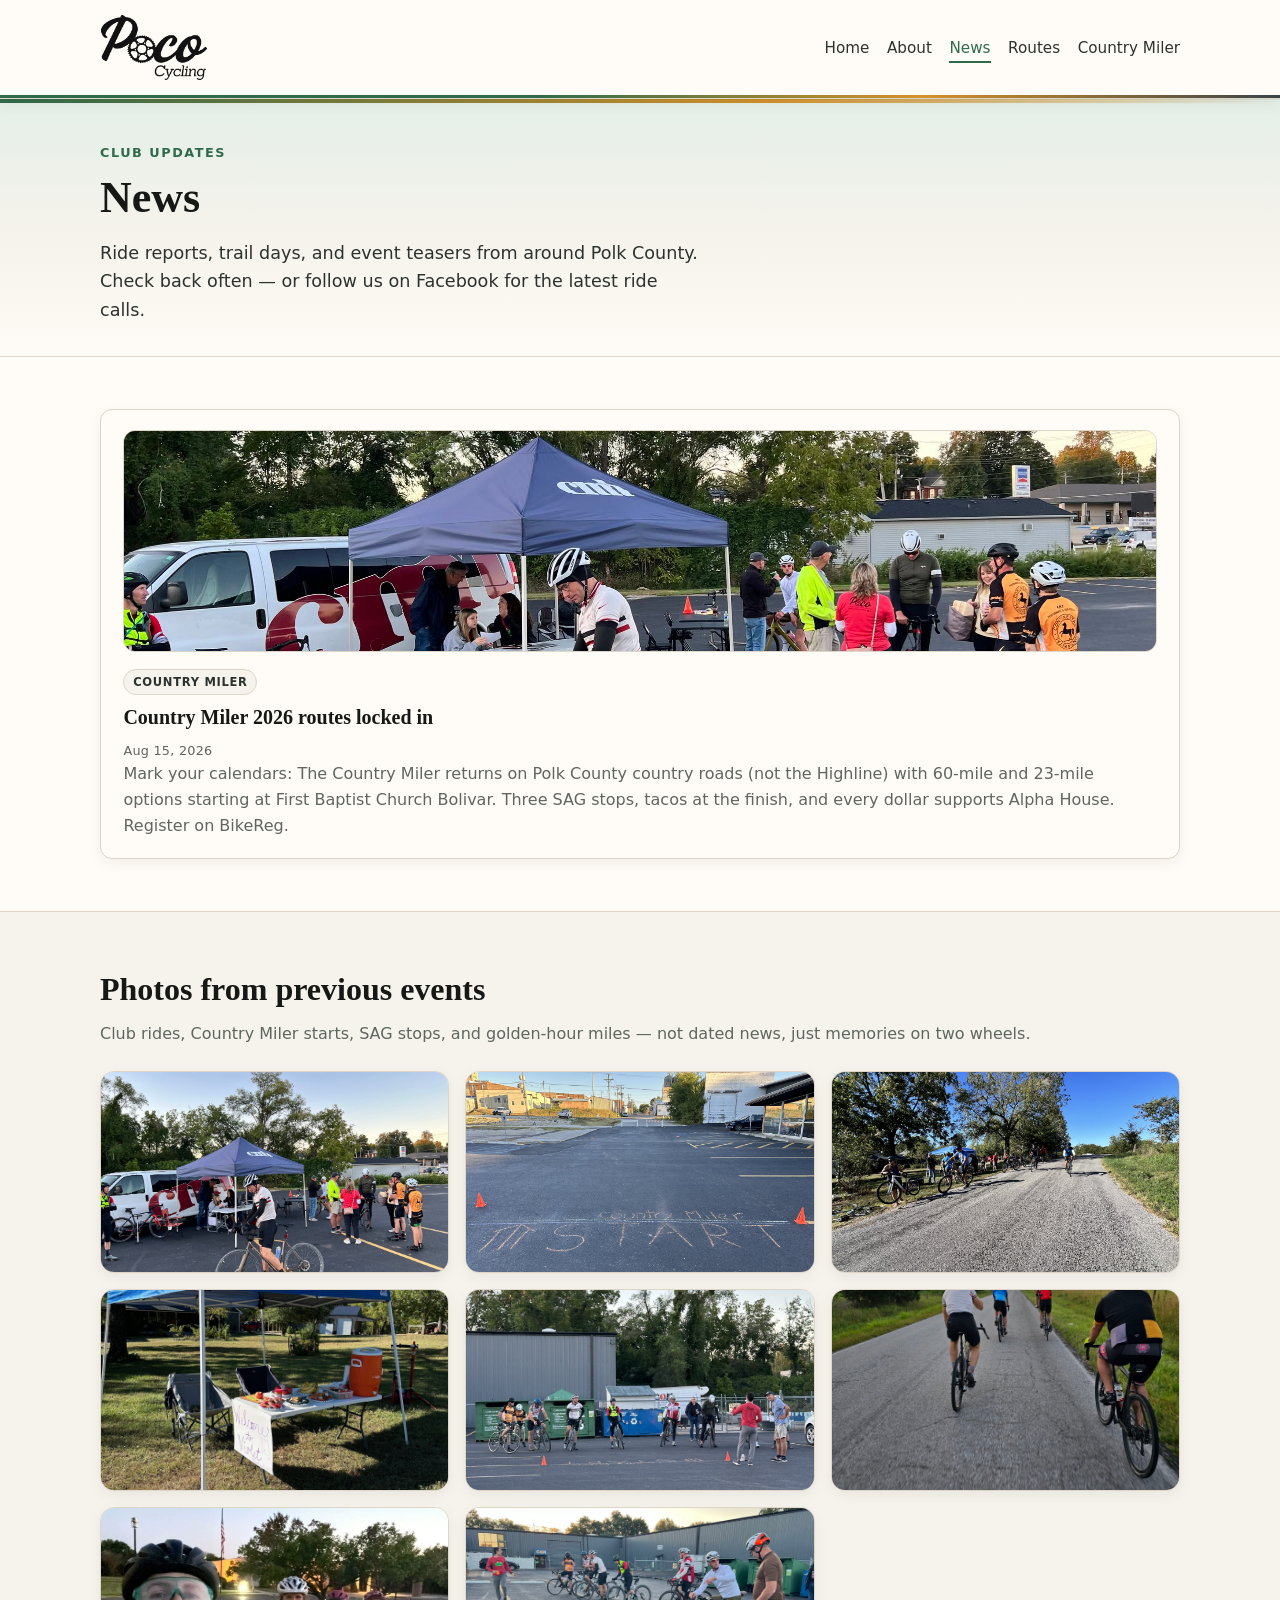
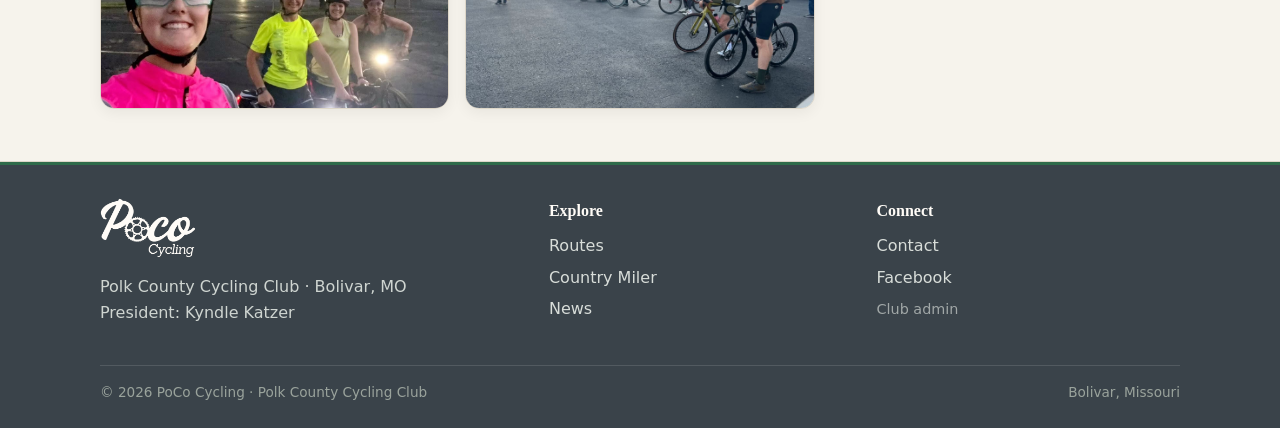
<file: news.html>
<!DOCTYPE html>
<html lang="en">
<head>
  <meta charset="utf-8">
  <meta name="viewport" content="width=device-width, initial-scale=1">
  <title>News — PoCo Cycling</title>
  <meta name="description" content="Club news from PoCo Cycling: rides, trail days, and Country Miler updates.">
  <link rel="stylesheet" href="css/styles.css?v=gallery1">
  <link rel="icon" href="/favicon.ico" sizes="any">
  <link rel="shortcut icon" href="/favicon.ico">
  <link rel="icon" href="/assets/favicon-32.png?v=sprocket6" type="image/png" sizes="32x32">
  <link rel="apple-touch-icon" href="/assets/apple-touch-icon.png?v=sprocket6" sizes="180x180">
</head>
<body>
  <header class="site-header">
    <div class="container nav-wrap">
      <a class="brand" href="index.html" aria-label="PoCo Cycling home">
        <img class="brand-mark" src="assets/poco-logo-transparent.png" alt="PoCo Cycling">
      </a>
      <button class="nav-toggle" type="button" aria-expanded="false" aria-controls="site-nav">Menu</button>
      <nav class="site-nav" id="site-nav" aria-label="Primary">
        <ul>
          <li><a href="index.html">Home</a></li>
          <li><a href="about.html">About</a></li>
          <li><a href="news.html" aria-current="page">News</a></li>
          <li><a href="routes.html">Routes</a></li>
          <li><a href="country-miler.html">Country Miler</a></li>
        </ul>
      </nav>
    </div>
  </header>

  <main>
    <section class="page-hero">
      <div class="container">
        <p class="eyebrow">Club updates</p>
        <h1>News</h1>
        <p class="lede">Ride reports, trail days, and event teasers from around Polk County. Check back often — or follow us on Facebook for the latest ride calls.</p>
      </div>
    </section>

    <section class="section">
      <div class="container">
        <div class="news-list" id="news-list" aria-live="polite">
          <p class="meta">Loading news…</p>
        </div>
      </div>
    </section>

    <section class="section section-alt" aria-label="Photos from previous events">
      <div class="container">
        <div class="section-head">
          <div>
            <h2>Photos from previous events</h2>
            <p>Club rides, Country Miler starts, SAG stops, and golden-hour miles — not dated news, just memories on two wheels.</p>
          </div>
        </div>
        <div class="photo-strip photo-strip-gallery js-lightbox-gallery">
          <figure class="photo-frame" role="button" tabindex="0" aria-label="Enlarge photo: Country Miler start">
            <img src="assets/photos/country-miler-event-start-cnb.jpg" alt="Cyclists at the Country Miler start near the CNB tent" width="800" height="600" loading="lazy">
          </figure>
          <figure class="photo-frame" role="button" tabindex="0" aria-label="Enlarge photo: chalk START line">
            <img src="assets/photos/cm-chalk-start.jpg" alt="Chalk START and Country Miler line on pavement at the event start" width="800" height="600" loading="lazy">
          </figure>
          <figure class="photo-frame" role="button" tabindex="0" aria-label="Enlarge photo: riders on the road">
            <img src="assets/photos/cm-road-pack.jpg" alt="Pack of Country Miler riders on a country road with a tent visible on the left" width="800" height="600" loading="lazy">
          </figure>
          <figure class="photo-frame" role="button" tabindex="0" aria-label="Enlarge photo: Welcome to Violet SAG">
            <img src="assets/photos/cm-sag-violet-color.jpg" alt="Color photo of the Country Miler SAG stop with a Welcome to Violet Missouri sign" width="800" height="600" loading="lazy">
          </figure>
          <figure class="photo-frame" role="button" tabindex="0" aria-label="Enlarge photo: pre-ride briefing">
            <img src="assets/photos/cm-pre-ride-briefing.jpg" alt="Group of riders gathered for a Country Miler pre-ride briefing" width="800" height="600" loading="lazy">
          </figure>
          <figure class="photo-frame" role="button" tabindex="0" aria-label="Enlarge photo: golden-hour country road">
            <img src="assets/photos/pov-country-road-golden-hour.jpg" alt="POV of riders on a Polk County country road at golden hour" width="800" height="600" loading="lazy">
          </figure>
          <figure class="photo-frame" role="button" tabindex="0" aria-label="Enlarge photo: women riders dusk selfie">
            <img src="assets/photos/women-riders-dusk-selfie.jpg" alt="Women cyclists posing for a dusk selfie after a ride" width="800" height="1000" loading="lazy">
          </figure>
          <figure class="photo-frame" role="button" tabindex="0" aria-label="Enlarge photo: group prep parking lot">
            <img src="assets/photos/group-prep-parking-lot.jpg" alt="Group of cyclists preparing for a ride in a parking lot" width="800" height="600" loading="lazy">
          </figure>
        </div>
      </div>
    </section>
  </main>

  <footer class="site-footer">
    <div class="container">
      <div class="footer-grid">
        <div>
          <img class="footer-mark" src="assets/poco-logo-white.png" alt="">
          <p>Polk County Cycling Club · Bolivar, MO<br>President: Kyndle Katzer</p>
        </div>
        <div>
          <h3>Explore</h3>
          <ul>
            <li><a href="routes.html">Routes</a></li>
            <li><a href="country-miler.html">Country Miler</a></li>
            <li><a href="news.html">News</a></li>
          </ul>
        </div>
        <div>
          <h3>Connect</h3>
          <ul>
            <li><a href="contact.html">Contact</a></li>
            <li><a href="https://www.facebook.com/profile.php?id=61550557324819" rel="noopener noreferrer" target="_blank">Facebook</a></li>
            <li><a class="footer-admin" href="admin.html">Club admin</a></li>
          </ul>
        </div>
      </div>
      <div class="footer-bottom">
        <span>© 2026 PoCo Cycling · Polk County Cycling Club</span>
        <span>Bolivar, Missouri</span>
      </div>
    </div>
  </footer>
  <script src="js/main.js?v=gallery1"></script>
</body>
</html>
</file>
<file: css/styles.css>
/* =============================================================================
   PoCo Cycling — design tokens & shared styles
   -----------------------------------------------------------------------------
   Club palette (respect B&W PoCo logo on light/white fields):
     --ink          #161816   near-black charcoal (body text)
     --ink-soft     #2c322e   secondary text
     --muted        #5e665f   captions / meta
     --paper        #f6f3ec   warm paper background
     --paper-deep   #efeae0   deeper warm paper
     --white        #fffcf7   warm off-white (not sterile gray)
     --line         #ddd6c8   warm hairline borders
     --trail        #2f6b4a   Highline / prairie green — primary brand
     --trail-deep   #245538   hover / pressed green
     --trail-wash   #e4efe8   soft green section wash
     --slate        #3a434a   asphalt slate — secondary surfaces
     --slate-soft   #e8ebed   soft slate wash
     --sun          #d4922a   warm gold / sunset — CTAs (sparingly)
     --sun-deep     #b8781c   sun hover

   Country Miler (deeper earthy variant on .cm-page):
     --barn         #8b2e2e   barn red
     --barn-dark    #6b2222
     --olive        #5a6b3a
     --gold         #c4a35a
     --tan          #e8d9b5
     --cm-bg        #f4ebe0
   ============================================================================= */

:root {
  --ink: #161816;
  --ink-soft: #2c322e;
  --muted: #5e665f;
  --paper: #f6f3ec;
  --paper-deep: #efeae0;
  --white: #fffcf7;
  --line: #ddd6c8;
  --trail: #2f6b4a;
  --trail-deep: #245538;
  --trail-wash: #e4efe8;
  --slate: #3a434a;
  --slate-soft: #e8ebed;
  --sun: #d4922a;
  --sun-deep: #b8781c;
  --barn: #8b2e2e;
  --barn-dark: #6b2222;
  --olive: #5a6b3a;
  --gold: #c4a35a;
  --tan: #e8d9b5;
  --cm-bg: #f4ebe0;
  --radius: 12px;
  --shadow: 0 10px 32px rgba(22, 24, 22, 0.1);
  --shadow-sm: 0 4px 14px rgba(22, 24, 22, 0.06);
  --max: 1080px;
  --font-sans: "Segoe UI", system-ui, -apple-system, sans-serif;
  --font-serif: Georgia, "Times New Roman", serif;
}

*,
*::before,
*::after {
  box-sizing: border-box;
}

html {
  scroll-behavior: smooth;
}

body {
  margin: 0;
  font-family: var(--font-sans);
  color: var(--ink);
  background: var(--white);
  line-height: 1.6;
  min-height: 100vh;
  display: flex;
  flex-direction: column;
}

img,
svg {
  max-width: 100%;
  height: auto;
  display: block;
}

a {
  color: var(--trail);
  text-decoration-thickness: 1px;
  text-underline-offset: 3px;
}

a:hover {
  color: var(--trail-deep);
}

.container {
  width: min(100% - 2rem, var(--max));
  margin-inline: auto;
}

/* Header / nav — stronger bar, logo on white field */
.site-header {
  border-bottom: 1px solid var(--line);
  background: var(--white);
  position: sticky;
  top: 0;
  z-index: 50;
  box-shadow: 0 1px 0 rgba(47, 107, 74, 0.06), var(--shadow-sm);
}

.site-header::after {
  content: "";
  display: block;
  height: 3px;
  background: linear-gradient(
    90deg,
    var(--trail) 0%,
    var(--trail) 42%,
    var(--sun) 72%,
    var(--slate) 100%
  );
}

.nav-wrap {
  display: flex;
  align-items: center;
  justify-content: space-between;
  gap: 1rem;
  padding: 0.85rem 0;
}

.brand {
  display: flex;
  align-items: center;
  gap: 0.65rem;
  text-decoration: none;
  padding: 0;
  border-radius: 0;
  background: transparent;
}

.brand:hover {
  opacity: 1;
  color: inherit;
}

.brand-mark {
  width: 108px;
  height: auto;
}

.brand-text {
  display: none;
}

.nav-toggle {
  display: none;
  background: var(--trail);
  color: var(--white);
  border: 0;
  border-radius: 6px;
  padding: 0.45rem 0.7rem;
  font-size: 0.85rem;
  cursor: pointer;
}

.nav-toggle:hover {
  background: var(--trail-deep);
}

.site-nav ul {
  list-style: none;
  margin: 0;
  padding: 0;
  display: flex;
  flex-wrap: wrap;
  gap: 0.25rem 1.1rem;
  align-items: center;
}

.site-nav a {
  text-decoration: none;
  font-size: 0.95rem;
  font-weight: 500;
  color: var(--ink-soft);
  padding: 0.25rem 0;
  border-bottom: 2px solid transparent;
}

.site-nav a:hover,
.site-nav a[aria-current="page"] {
  color: var(--trail);
  border-bottom-color: var(--trail);
}

.site-nav .nav-cta {
  background: var(--trail);
  color: var(--white) !important;
  padding: 0.45rem 1rem;
  border-radius: 999px;
  border-bottom: 0 !important;
  box-shadow: 0 2px 8px rgba(47, 107, 74, 0.28);
}

.site-nav .nav-cta:hover {
  background: var(--trail-deep);
  color: var(--white) !important;
}

/* Hero — color band + soft gradient */
.hero {
  position: relative;
  padding: 3.75rem 0 3.25rem;
  background:
    linear-gradient(165deg, var(--trail-wash) 0%, var(--paper) 38%, var(--white) 78%);
  border-bottom: 1px solid var(--line);
  overflow: hidden;
}

.hero::before {
  content: "";
  position: absolute;
  inset: 0 0 auto 0;
  height: 6px;
  background: linear-gradient(90deg, var(--trail), var(--sun) 55%, var(--slate));
}

.hero-band {
  position: absolute;
  right: -8%;
  bottom: -18%;
  width: min(52vw, 520px);
  height: min(42vw, 360px);
  pointer-events: none;
  opacity: 0.14;
  color: var(--trail);
}

.hero-band svg {
  width: 100%;
  height: 100%;
}

.hero-grid {
  position: relative;
  z-index: 1;
  display: grid;
  grid-template-columns: 1.2fr 0.8fr;
  gap: 2.5rem;
  align-items: start;
}

.hero-logo {
  width: min(280px, 100%);
  margin-bottom: 1.25rem;
  padding: 0.65rem 0.85rem;
  background: var(--white);
  border-radius: 10px;
  border: 1px solid var(--line);
  box-shadow: var(--shadow-sm);
}

.eyebrow {
  font-size: 0.8rem;
  letter-spacing: 0.12em;
  text-transform: uppercase;
  color: var(--trail);
  margin: 0 0 0.6rem;
  font-weight: 700;
}

.hero h1,
.page-hero h1 {
  font-family: var(--font-serif);
  font-size: clamp(1.9rem, 4vw, 2.75rem);
  line-height: 1.15;
  margin: 0 0 1rem;
  font-weight: 700;
  color: var(--ink);
}

.lede {
  font-size: 1.1rem;
  color: var(--ink-soft);
  max-width: 38rem;
  margin: 0 0 1.5rem;
}

.cta-row {
  display: flex;
  flex-wrap: wrap;
  gap: 0.75rem;
}

.btn {
  display: inline-flex;
  align-items: center;
  justify-content: center;
  gap: 0.4rem;
  padding: 0.7rem 1.2rem;
  border-radius: 999px;
  border: 2px solid var(--trail);
  background: var(--trail);
  color: var(--white);
  text-decoration: none;
  font-weight: 600;
  font-size: 0.95rem;
  cursor: pointer;
  transition: background 0.15s ease, border-color 0.15s ease, transform 0.15s ease, box-shadow 0.15s ease;
  box-shadow: 0 2px 10px rgba(47, 107, 74, 0.22);
}

.btn:hover {
  background: var(--trail-deep);
  border-color: var(--trail-deep);
  color: var(--white);
  transform: translateY(-1px);
}

.btn-outline {
  background: transparent;
  color: var(--trail);
  box-shadow: none;
}

.btn-outline:hover {
  color: var(--white);
  background: var(--trail);
  border-color: var(--trail);
}

.btn-sun {
  background: var(--sun);
  border-color: var(--sun);
  color: var(--ink);
  box-shadow: 0 2px 10px rgba(212, 146, 42, 0.35);
}

.btn-sun:hover {
  background: var(--sun-deep);
  border-color: var(--sun-deep);
  color: var(--white);
}

.btn-barn {
  background: var(--barn);
  border-color: var(--barn);
  box-shadow: 0 2px 10px rgba(139, 46, 46, 0.28);
}

.btn-barn:hover {
  background: var(--barn-dark);
  border-color: var(--barn-dark);
  color: var(--white);
}

.btn-slate {
  background: var(--slate);
  border-color: var(--slate);
  box-shadow: 0 2px 10px rgba(58, 67, 74, 0.28);
}

.btn-slate:hover {
  background: var(--ink);
  border-color: var(--ink);
  color: var(--white);
}

/* Featured trail card — magnetic */
.hero-card {
  background: var(--white);
  border: 1px solid var(--line);
  border-radius: calc(var(--radius) + 2px);
  padding: 1.5rem 1.6rem;
  box-shadow: var(--shadow);
  border-top: 4px solid var(--trail);
  position: relative;
  transition: transform 0.2s ease, box-shadow 0.2s ease;
}

.hero-card:hover {
  transform: translateY(-3px);
  box-shadow: 0 16px 40px rgba(47, 107, 74, 0.16);
}

.hero-card .eyebrow {
  color: var(--sun-deep);
}

.hero-card h2 {
  font-family: var(--font-serif);
  font-size: 1.35rem;
  margin: 0 0 0.5rem;
  color: var(--ink);
}

.hero-card p {
  margin: 0 0 1rem;
  color: var(--muted);
  font-size: 0.95rem;
}

.hero-card .btn-outline {
  border-color: var(--trail);
  color: var(--trail);
}

.hero-card .btn-outline:hover {
  background: var(--trail);
  color: var(--white);
}


/* Full-bleed photo hero (home) */
.hero.hero-photo {
  background: #1a221c url("../assets/photos/pov-country-road-golden-hour.jpg") center 40% / cover no-repeat;
}

.hero-photo {
  position: relative;
  box-sizing: border-box;
  min-height: 100dvh !important;
  min-height: 100svh !important;
  min-height: 100vh !important;
  height: calc(100dvh) !important;
  height: calc(100svh) !important;
  height: 100vh !important;
  display: flex;
  align-items: flex-end;
  padding: 0 !important;
  margin: 0;
  border-bottom: 0;
  overflow: hidden;
  background-color: #1a221c;
  background-image: url("../assets/photos/pov-country-road-golden-hour.jpg");
  background-size: cover;
  background-position: center 40%;
  background-repeat: no-repeat;
  /* kill inherited .hero wash */
  background-blend-mode: normal;
}

.hero-photo::before {
  /* Override thin accent bar from .hero — full overlay handled by .hero-photo-overlay */
  display: none;
}

.hero-photo-overlay {
  position: absolute;
  inset: 0;
  pointer-events: none;
  /* Bottom-left readability only — top sky stays clear (no grey banner) */
  background:
    linear-gradient(
      180deg,
      rgba(22, 24, 22, 0) 0%,
      rgba(22, 24, 22, 0) 42%,
      rgba(22, 24, 22, 0.35) 72%,
      rgba(22, 24, 22, 0.78) 100%
    ),
    radial-gradient(
      ellipse 95% 75% at 12% 100%,
      rgba(22, 24, 22, 0.72) 0%,
      rgba(22, 24, 22, 0.35) 42%,
      rgba(22, 24, 22, 0) 72%
    );
}

.hero-photo-content {
  position: relative;
  z-index: 1;
  padding: 5.5rem 0 3.75rem; /* no extra inline — .container 2rem gutter matches nav logo */
  max-width: none; /* don't shrink+center — left edge must match nav logo gutter */
  margin-inline: auto; /* same as nav .container */
}

/* keep a readable measure without shifting the left edge */
.hero-photo-content > .eyebrow,
.hero-photo-content > h1,
.hero-photo-content > .lede,
.hero-photo-content > .cta-row {
  max-width: 40rem;
}

.hero-photo .eyebrow {
  color: var(--sun);
  text-shadow: 0 1px 2px rgba(0, 0, 0, 0.35);
}

.hero-photo h1 {
  color: #fffcf7;
  text-shadow: 0 2px 18px rgba(0, 0, 0, 0.35);
}

.hero-photo .lede {
  color: rgba(255, 252, 247, 0.9);
  max-width: 36rem;
  text-shadow: 0 1px 8px rgba(0, 0, 0, 0.25);
}

.hero-photo .btn {
  box-shadow: 0 4px 16px rgba(0, 0, 0, 0.28);
}

.hero-photo .btn-outline {
  background: transparent;
  border-color: rgba(255, 252, 247, 0.85);
  color: #fffcf7;
  box-shadow: none;
}

.hero-photo .btn-outline:hover {
  background: rgba(255, 252, 247, 0.14);
  border-color: #fffcf7;
  color: #fffcf7;
}

.hero-photo .cta-row {
  margin-top: 0.25rem;
}

/* Frisco featured route photo */
.route-featured-photo {
  margin: 0.85rem 0 1rem;
  border-radius: calc(var(--radius) - 2px);
  overflow: hidden;
  border: 1px solid #c5d9cb;
  box-shadow: var(--shadow-sm);
  max-width: 42rem;
}

.route-featured-photo img {
  width: 100%;
  height: 220px;
  object-fit: cover;
  display: block;
}

/* Sections — alternating warm paper / soft green wash */
.section {
  padding: 3.25rem 0;
}

.section-alt {
  background: var(--paper);
  border-block: 1px solid var(--line);
}

.section-wash {
  background: var(--trail-wash);
  border-block: 1px solid #cfded3;
}

.section-head {
  display: flex;
  flex-wrap: wrap;
  align-items: end;
  justify-content: space-between;
  gap: 1rem;
  margin-bottom: 1.5rem;
}

.section-head h2 {
  font-family: var(--font-serif);
  font-size: clamp(1.5rem, 3vw, 2rem);
  margin: 0;
}

.section-head p {
  margin: 0.35rem 0 0;
  color: var(--muted);
}

.link-more {
  font-weight: 600;
  white-space: nowrap;
  color: var(--trail);
  text-decoration: none;
}

.link-more:hover {
  color: var(--trail-deep);
  text-decoration: underline;
}

/* Cards */
.card-grid {
  display: grid;
  grid-template-columns: repeat(3, 1fr);
  gap: 1.25rem;
}

.card {
  background: var(--white);
  border: 1px solid var(--line);
  border-radius: var(--radius);
  padding: 1.3rem 1.4rem;
  display: flex;
  flex-direction: column;
  gap: 0.5rem;
  box-shadow: var(--shadow-sm);
  transition: box-shadow 0.15s ease, border-color 0.15s ease;
}

.card:hover {
  box-shadow: var(--shadow);
  border-color: #cfc6b4;
}

.card h3 {
  font-family: var(--font-serif);
  font-size: 1.15rem;
  margin: 0;
}

.card p {
  margin: 0;
  color: var(--muted);
  font-size: 0.95rem;
  flex: 1;
}

.card > a:not(.btn):not(.btn-outline) {
  font-weight: 600;
  text-decoration: none;
  color: var(--trail);
}

.card > a:not(.btn):not(.btn-outline):hover {
  text-decoration: underline;
  color: var(--trail-deep);
}

.meta {
  font-size: 0.8rem;
  color: var(--muted);
  letter-spacing: 0.02em;
}

.tag {
  display: inline-block;
  font-size: 0.72rem;
  font-weight: 700;
  letter-spacing: 0.06em;
  text-transform: uppercase;
  border: 1px solid var(--line);
  border-radius: 999px;
  padding: 0.2rem 0.55rem;
  color: var(--ink-soft);
  background: var(--paper);
  width: fit-content;
}

.tag-trail,
.badge-trail {
  background: var(--trail);
  color: var(--white);
  border-color: var(--trail);
}

.sample-note {
  font-size: 0.75rem;
  color: #888;
  font-style: italic;
}

/* Callout / feature band — asphalt slate */
.callout {
  display: grid;
  grid-template-columns: 1.4fr 1fr;
  gap: 2rem;
  align-items: center;
  background:
    linear-gradient(135deg, var(--slate) 0%, #2a3136 55%, #243028 100%);
  color: var(--white);
  border-radius: calc(var(--radius) + 4px);
  padding: 2.1rem 2.35rem;
  overflow: hidden;
  box-shadow: var(--shadow);
  position: relative;
}

.callout::before {
  content: "";
  position: absolute;
  inset: 0 auto 0 0;
  width: 5px;
  background: linear-gradient(180deg, var(--sun), var(--trail));
}

.callout h2 {
  font-family: var(--font-serif);
  margin: 0 0 0.6rem;
  font-size: clamp(1.4rem, 2.5vw, 1.85rem);
}

.callout p {
  margin: 0 0 1.1rem;
  color: #d4dad6;
  max-width: 36rem;
}

.callout .btn-outline {
  border-color: var(--white);
  color: var(--white);
}

.callout .btn-outline:hover {
  background: rgba(255, 255, 255, 0.14);
  color: var(--white);
  border-color: var(--white);
}

.callout-stat {
  border-left: 1px solid rgba(255, 255, 255, 0.18);
  padding-left: 1.5rem;
}

.callout-stat strong {
  display: block;
  font-family: var(--font-serif);
  font-size: 2rem;
  line-height: 1.1;
  color: var(--sun);
}

.callout-stat span {
  color: #b8c0ba;
  font-size: 0.9rem;
}

/* Page hero (inner pages) */
.page-hero {
  position: relative;
  padding: 2.75rem 0 2rem;
  border-bottom: 1px solid var(--line);
  background:
    linear-gradient(180deg, var(--trail-wash) 0%, var(--paper) 55%, var(--white) 100%);
  overflow: hidden;
}

.page-hero::before {
  content: "";
  position: absolute;
  inset: 0 0 auto 0;
  height: 4px;
  background: linear-gradient(90deg, var(--trail) 0%, var(--sun) 60%, transparent 100%);
}

.page-hero .container {
  position: relative;
  z-index: 1;
}

.page-hero .lede {
  margin-bottom: 0;
}

/* Prose */
.prose {
  max-width: 42rem;
}

.prose h2 {
  font-family: var(--font-serif);
  margin: 2rem 0 0.75rem;
  font-size: 1.45rem;
}

.prose p {
  margin: 0 0 1rem;
  color: var(--ink-soft);
}

.prose ul {
  margin: 0 0 1rem;
  padding-left: 1.2rem;
  color: var(--ink-soft);
}

.prose a {
  color: var(--trail);
}

.two-col {
  display: grid;
  grid-template-columns: 1.2fr 0.8fr;
  gap: 2rem;
  align-items: start;
}

.aside-card {
  background: var(--white);
  border: 1px solid var(--line);
  border-radius: var(--radius);
  padding: 1.35rem;
  position: sticky;
  top: 5rem;
  box-shadow: var(--shadow-sm);
  border-top: 3px solid var(--trail);
}

.aside-card h3 {
  font-family: var(--font-serif);
  margin: 0 0 0.6rem;
  font-size: 1.15rem;
}

.aside-card p,
.aside-card li {
  color: var(--muted);
  font-size: 0.95rem;
}

.aside-card ul {
  margin: 0;
  padding-left: 1.1rem;
}

/* Routes */
.route-featured {
  border: 1px solid var(--line);
  border-radius: var(--radius);
  padding: 1.6rem 1.7rem;
  margin-bottom: 1.5rem;
  background: var(--white);
  box-shadow: var(--shadow-sm);
}

.route-featured h3 {
  font-family: var(--font-serif);
  font-size: 1.5rem;
  margin: 0.5rem 0 0.4rem;
}

.route-meta {
  display: flex;
  flex-wrap: wrap;
  gap: 0.5rem 1rem;
  margin: 0.75rem 0 1rem;
  font-size: 0.9rem;
  color: var(--muted);
}

.route-featured-highline {
  border: 2px solid var(--trail);
  background:
    linear-gradient(165deg, var(--trail-wash) 0%, var(--white) 48%);
  box-shadow: 0 12px 36px rgba(47, 107, 74, 0.12);
  position: relative;
  padding-right: 6rem;
}

.route-featured-mark {
  position: absolute;
  right: 1.1rem;
  top: 1.1rem;
  width: 72px;
  height: 72px;
  object-fit: contain;
  border-radius: 50%;
  background: var(--white);
  border: 2px solid rgba(47, 107, 74, 0.22);
  box-shadow: 0 6px 18px rgba(47, 107, 74, 0.14);
  padding: 0.35rem;
  z-index: 1;
}

/* Leaflet GPX embeds */
.map-embed {
  width: 100%;
  min-height: 280px;
  height: 280px;
  border-radius: 8px;
  border: 1px solid var(--line);
  background: var(--trail-wash);
  margin: 0.75rem 0 1rem;
  z-index: 1;
}

.map-embed.map-embed-error {
  display: flex;
  align-items: center;
  justify-content: center;
  color: var(--muted);
  font-size: 0.9rem;
  padding: 1rem;
}

.badge {
  display: inline-block;
  background: var(--slate);
  color: var(--white);
  font-size: 0.72rem;
  font-weight: 700;
  letter-spacing: 0.05em;
  text-transform: uppercase;
  padding: 0.25rem 0.55rem;
  border-radius: 4px;
}

.note-box {
  background: var(--paper);
  border-left: 3px solid var(--trail);
  padding: 0.9rem 1rem;
  font-size: 0.9rem;
  color: var(--muted);
  margin-top: 1.5rem;
  border-radius: 0 8px 8px 0;
}

/* Country Miler theme */
.cm-page .page-hero {
  background: linear-gradient(135deg, var(--cm-bg) 0%, #fff8f0 55%, var(--white) 100%);
  border-bottom-color: var(--tan);
}

.cm-page .page-hero::before {
  background: linear-gradient(90deg, var(--barn) 0%, var(--gold) 45%, var(--olive) 100%);
}

.cm-page .site-header::after {
  background: linear-gradient(90deg, var(--barn), var(--gold) 50%, var(--olive));
}

.cm-page .site-nav a[aria-current="page"] {
  color: var(--barn);
  border-bottom-color: var(--barn);
}

.cm-page .nav-cta {
  background: var(--barn);
  box-shadow: 0 2px 8px rgba(139, 46, 46, 0.3);
}

.cm-page .nav-cta:hover {
  background: var(--barn-dark);
}

.cm-band {
  background: var(--cm-bg);
  border-block: 1px solid var(--tan);
}

.cm-facts {
  display: grid;
  grid-template-columns: repeat(4, 1fr);
  gap: 1rem;
}

.cm-fact {
  background: var(--white);
  border: 1px solid var(--tan);
  border-radius: var(--radius);
  padding: 1.15rem 1.15rem;
  text-align: center;
  box-shadow: var(--shadow-sm);
}

.cm-fact strong {
  display: block;
  font-family: var(--font-serif);
  font-size: 1.35rem;
  color: var(--barn);
  margin-bottom: 0.25rem;
}

.cm-fact span {
  font-size: 0.85rem;
  color: var(--muted);
}

.cm-accent {
  color: var(--barn);
}

.cm-olive {
  color: var(--olive);
}

.cm-flyer {
  margin: 0;
  text-align: center;
}

.cm-flyer img {
  margin-inline: auto;
  max-width: min(100%, 520px);
  border-radius: calc(var(--radius) + 2px);
  border: 1px solid var(--tan);
  box-shadow: var(--shadow);
}

.cm-flyer figcaption {
  margin-top: 0.75rem;
  font-size: 0.85rem;
  color: var(--muted);
}

/* Form */
.form {
  display: grid;
  gap: 1rem;
  max-width: 32rem;
}

.form label {
  display: grid;
  gap: 0.35rem;
  font-weight: 600;
  font-size: 0.9rem;
}

.form input,
.form textarea,
.form select {
  font: inherit;
  padding: 0.65rem 0.75rem;
  border: 1px solid #c9c2b4;
  border-radius: 8px;
  background: var(--white);
}

.form input:focus,
.form textarea:focus,
.form select:focus {
  outline: 2px solid var(--trail);
  outline-offset: 1px;
  border-color: var(--trail);
}

.form-note {
  font-size: 0.85rem;
  color: var(--muted);
  margin: 0;
}

.form-success {
  display: none;
  background: var(--trail-wash);
  border: 1px solid #b7d4b7;
  color: #245024;
  padding: 0.9rem 1rem;
  border-radius: 8px;
  font-size: 0.95rem;
}

.form-success.is-visible {
  display: block;
}

/* News list */
.news-list {
  display: grid;
  gap: 1rem;
}

.news-item {
  background: var(--white);
  border: 1px solid var(--line);
  border-radius: var(--radius);
  padding: 1.25rem 1.4rem;
  box-shadow: var(--shadow-sm);
}

.news-item h3 {
  font-family: var(--font-serif);
  margin: 0.35rem 0 0.5rem;
  font-size: 1.25rem;
}

.news-item p {
  margin: 0;
  color: var(--muted);
}

/* Footer — asphalt slate */
.site-footer {
  margin-top: auto;
  border-top: 3px solid var(--trail);
  background: var(--slate);
  color: #cfd5d1;
  padding: 2.1rem 0 1.5rem;
}

.footer-grid {
  display: grid;
  grid-template-columns: 1.4fr 1fr 1fr;
  gap: 1.5rem;
  margin-bottom: 1.5rem;
}

.site-footer h3 {
  color: var(--white);
  font-family: var(--font-serif);
  font-size: 1rem;
  margin: 0 0 0.6rem;
}

.site-footer a {
  color: #d8ddd9;
  text-decoration: none;
}

.site-footer a:hover {
  color: var(--sun);
}

.site-footer ul {
  list-style: none;
  margin: 0;
  padding: 0;
}

.site-footer li {
  margin-bottom: 0.35rem;
}

.footer-mark {
  width: 96px;
  height: auto;
  margin-bottom: 0.75rem;
}

.footer-bottom {
  border-top: 1px solid rgba(255, 255, 255, 0.12);
  padding-top: 1rem;
  font-size: 0.85rem;
  color: #9aa39c;
  display: flex;
  flex-wrap: wrap;
  gap: 0.5rem 1.5rem;
  justify-content: space-between;
}

/* Utilities */
.sr-only {
  position: absolute;
  width: 1px;
  height: 1px;
  padding: 0;
  margin: -1px;
  overflow: hidden;
  clip: rect(0, 0, 0, 0);
  border: 0;
}

.optional {
  font-weight: 500;
  color: var(--muted);
  font-size: 0.85em;
}

.form-section-title {
  font-family: var(--font-serif);
  font-size: clamp(1.35rem, 2.5vw, 1.75rem);
  margin: 0 0 0.5rem;
}

.form-lede {
  color: var(--muted);
  margin: 0 0 1.25rem;
  max-width: 36rem;
}

.checkbox-label {
  display: flex !important;
  align-items: flex-start;
  gap: 0.65rem;
  font-weight: 500 !important;
  cursor: pointer;
}

.checkbox-label input {
  margin-top: 0.25rem;
  width: auto;
  flex-shrink: 0;
}

.card-soon {
  border-style: dashed;
  background: var(--paper);
  box-shadow: none;
}

.card .btn,
.card .btn-outline {
  margin-top: 0.35rem;
  align-self: flex-start;
}

.footer-admin {
  opacity: 0.65;
  font-size: 0.9em;
}

.form-error {
  background: #fceeee;
  border: 1px solid #e0b4b4;
  color: #6b2222;
  padding: 0.75rem 1rem;
  border-radius: 8px;
  font-size: 0.95rem;
  margin-bottom: 1rem;
}

.admin-gate {
  max-width: 28rem;
}

.admin-list {
  display: grid;
  gap: 1rem;
  margin-bottom: 1.5rem;
}

.admin-item {
  display: flex;
  flex-wrap: wrap;
  gap: 1rem;
  justify-content: space-between;
  align-items: flex-start;
  border: 1px solid var(--line);
  border-radius: var(--radius);
  padding: 1.15rem 1.25rem;
  background: var(--white);
  box-shadow: var(--shadow-sm);
}

.admin-item h3 {
  font-family: var(--font-serif);
  font-size: 1.15rem;
  margin: 0 0 0.35rem;
}

.admin-item p {
  margin: 0 0 0.35rem;
  color: var(--muted);
  font-size: 0.95rem;
}

.admin-actions {
  display: flex;
  flex-wrap: wrap;
  gap: 0.5rem;
}

.note-box code {
  font-size: 0.85em;
}

.route-map-grid {
  display: grid;
  grid-template-columns: repeat(2, 1fr);
  gap: 1.25rem;
}

.route-map-grid .card-soon {
  grid-column: 1 / -1;
  max-width: 28rem;
}

.route-card .route-map {
  width: 100%;
  height: 280px;
  border-radius: 8px;
  border: 1px solid var(--line);
  background: var(--trail-wash);
  margin: 0.35rem 0 0.15rem;
  z-index: 1;
}

.route-map-error {
  display: flex;
  align-items: center;
  justify-content: center;
  color: var(--muted);
  font-size: 0.9rem;
  padding: 1rem;
}

.route-actions {
  display: flex;
  flex-wrap: wrap;
  gap: 0.5rem;
  margin-top: 0.35rem;
}

.route-actions .btn {
  margin-top: 0;
}


/* Photo strip & frames — club photography */
.photo-strip-section {
  padding-top: 2rem;
}

.photo-strip {
  display: grid;
  grid-template-columns: 1.4fr 1fr 1fr;
  gap: 1rem;
  align-items: stretch;
}

.photo-strip-3 {
  grid-template-columns: repeat(3, 1fr);
}

.photo-strip-4 {
  grid-template-columns: repeat(4, 1fr);
}

.photo-frame {
  margin: 0;
  background: var(--white);
  border: 1px solid var(--line);
  border-radius: calc(var(--radius) + 2px);
  overflow: hidden;
  box-shadow: var(--shadow-sm);
  display: flex;
  flex-direction: column;
}

.photo-frame img {
  width: 100%;
  height: 220px;
  object-fit: cover;
  display: block;
}

.photo-frame-hero img {
  height: 280px;
}

.photo-frame figcaption {
  padding: 0.65rem 0.85rem 0.8rem;
  font-size: 0.82rem;
  color: var(--muted);
  line-height: 1.35;
  border-top: 1px solid var(--line);
  background: var(--paper);
}

.cm-page .photo-frame {
  border-color: var(--tan);
}

.cm-page .photo-frame figcaption {
  background: var(--cm-bg);
  border-top-color: var(--tan);
}

.news-thumb {
  margin: -0.15rem -0.15rem 0.85rem;
  border-radius: calc(var(--radius) - 2px);
  overflow: hidden;
  border: 1px solid var(--line);
}

.news-thumb img {
  width: 100%;
  height: 160px;
  object-fit: cover;
  display: block;
}

.news-item .news-thumb {
  margin: 0 0 1rem;
  border-radius: var(--radius);
}

.news-item .news-thumb img {
  height: 220px;
}

.card > .news-thumb {
  margin: -1.3rem -1.4rem 0.9rem;
  border-radius: 0;
  border: 0;
  border-bottom: 1px solid var(--line);
}

.card:has(> .news-thumb) {
  overflow: hidden;
}

/* Partner callouts — City of Bolivar */
.partner-band {
  background: var(--trail-wash);
  border-block: 1px solid var(--line);
  padding: 1.15rem 0;
}

.partner-band-inner {
  display: flex;
  flex-wrap: wrap;
  align-items: center;
  gap: 1.25rem 1.75rem;
}

.partner-band-copy {
  flex: 1 1 16rem;
  min-width: 0;
}

.partner-band-copy .eyebrow {
  margin-bottom: 0.25rem;
}

.partner-band-copy p {
  margin: 0 0 0.35rem;
  color: var(--ink-soft);
  font-size: 0.95rem;
  max-width: 40rem;
}

.partner-band-copy p:last-child {
  margin-bottom: 0;
}

.partner-logo-link {
  display: inline-flex;
  align-items: center;
  text-decoration: none;
  background: var(--white);
  border: 1px solid var(--line);
  border-radius: 10px;
  padding: 0.55rem 0.75rem;
  box-shadow: var(--shadow-sm);
}

.partner-logo-link:hover {
  border-color: var(--trail);
}

.partner-logo {
  width: auto;
  height: 52px;
  max-width: 160px;
  object-fit: contain;
}

.partner-callout {
  display: flex;
  flex-wrap: wrap;
  align-items: center;
  gap: 1rem 1.25rem;
  margin-top: 1.25rem;
  padding: 1rem 1.15rem;
  background: var(--paper);
  border: 1px solid var(--line);
  border-radius: var(--radius);
}

.partner-callout .meta {
  margin: 0;
}

.partner-callout-routes {
  margin: 1.5rem 0 0;
  background: var(--trail-wash);
  border-color: #c5d9cb;
}

.partner-callout-routes > div {
  flex: 1 1 16rem;
  min-width: 0;
}

.partner-callout-routes .eyebrow {
  margin-bottom: 0.2rem;
}

.partner-callout-routes p {
  margin: 0 0 0.35rem;
  color: var(--ink-soft);
  font-size: 0.95rem;
}

.partner-callout-routes p:last-child {
  margin-bottom: 0;
}

/* Country Miler — course video */
.cm-video {
  margin: 0;
  max-width: 52rem;
  background: var(--white);
  border: 1px solid var(--tan);
  border-radius: calc(var(--radius) + 2px);
  overflow: hidden;
  box-shadow: var(--shadow-sm);
}

.cm-video video {
  display: block;
  width: 100%;
  height: auto;
  max-height: 70vh;
  background: #1a1a1a;
}

.cm-video figcaption {
  padding: 0.7rem 0.95rem 0.85rem;
  font-size: 0.85rem;
  color: var(--muted);
  background: var(--cm-bg);
  border-top: 1px solid var(--tan);
}

/* Photo placeholder frames (dashed — no fake stock) */
.photo-coming {
  display: flex;
  align-items: center;
  justify-content: center;
  min-height: 140px;
  border: 2px dashed var(--line);
  border-radius: var(--radius);
  background: var(--paper);
  color: var(--muted);
  font-size: 0.85rem;
  font-style: italic;
  text-align: center;
  padding: 1rem;
}

/* Responsive */
@media (max-width: 860px) {
  .hero-grid,
  .callout,
  .two-col,
  .footer-grid,
  .cm-facts,
  .page-hero-grid {
    grid-template-columns: 1fr;
  }

  .hero-aside-card img {
    height: 180px;
  }

  .about-group-photo img {
    height: 200px;
  }

  .photo-strip-gallery {
    grid-template-columns: 1fr;
  }

  .trail-map-cta {
    flex-direction: column;
    align-items: flex-start;
  }

  .route-featured-highline {
    padding-right: 1.6rem;
  }

  .route-featured-mark {
    position: static;
    display: block;
    width: 64px;
    height: 64px;
    margin: 0 0 0.75rem;
  }

  .partner-band-inner,
  .partner-callout-routes {
    flex-direction: column;
    align-items: flex-start;
  }

  .callout-stat {
    border-left: 0;
    border-top: 1px solid rgba(255, 255, 255, 0.2);
    padding-left: 0;
    padding-top: 1.25rem;
  }

  .card-grid {
    grid-template-columns: 1fr;
  }

  .photo-strip,
  .photo-strip-3,
  .photo-strip-4 {
    grid-template-columns: 1fr;
  }

  .photo-frame img,
  .photo-frame-hero img {
    height: 220px;
  }

  .nav-toggle {
    display: inline-flex;
  }

  .site-nav {
    display: none;
    width: 100%;
  }

  .site-nav.is-open {
    display: block;
  }

  .nav-wrap {
    flex-wrap: wrap;
  }

  .site-nav ul {
    flex-direction: column;
    align-items: stretch;
    gap: 0.15rem;
    padding: 0.5rem 0 0.25rem;
  }

  .site-nav a {
    padding: 0.55rem 0;
  }

  .site-nav .nav-cta {
    text-align: center;
    margin-top: 0.35rem;
  }

  .hero-band {
    width: 70vw;
    opacity: 0.1;
  }

  .route-map-grid {
    grid-template-columns: 1fr;
  }

  .route-map-grid .card-soon {
    max-width: none;
  }

  .route-card .route-map {
    height: 240px;
  }

  .hero-photo {
    min-height: 100dvh;
    min-height: 100svh;
    min-height: 100vh;
  }

  .hero-photo-content {
    padding: 4rem 0 2.75rem;
  }

  .route-featured-photo img {
    height: 180px;
  }
}

@media (min-width: 861px) and (max-width: 980px) {
  .card-grid {
    grid-template-columns: repeat(2, 1fr);
  }

  .photo-strip-4,
  .photo-strip-gallery {
    grid-template-columns: repeat(2, 1fr);
  }

  .photo-strip {
    grid-template-columns: 1fr 1fr;
  }

  .photo-strip .photo-frame-hero {
    grid-column: 1 / -1;
  }
}

/* Illustration accents — light, warm, spare */
.illust-accent {
  margin: 0 0 1.25rem;
}

.illust-accent-landscape img {
  width: min(260px, 70%);
  height: auto;
  border-radius: 8px;
  opacity: 0.95;
}

.section-head-with-illust {
  display: flex;
  align-items: flex-start;
  gap: 0.75rem;
}

.illust-icon {
  width: 52px;
  height: auto;
  flex-shrink: 0;
  margin-top: 0.15rem;
  opacity: 0.95;
}

/* Frisco Highline detail map CTA (Ozark Greenways) */
.trail-map-cta {
  display: flex;
  flex-wrap: wrap;
  align-items: center;
  justify-content: space-between;
  gap: 1rem 1.5rem;
  margin: 1.75rem 0 2rem;
  padding: 1.15rem 1.35rem;
  background: var(--trail-wash);
  border: 1px solid #c5d9cb;
  border-radius: var(--radius);
  box-shadow: var(--shadow-sm);
}

.trail-map-cta-copy {
  flex: 1 1 16rem;
  min-width: 0;
}

.trail-map-cta-copy h3 {
  font-family: var(--font-serif);
  margin: 0.15rem 0 0.4rem;
  font-size: 1.2rem;
}

.trail-map-cta-copy p {
  margin: 0 0 0.35rem;
  color: var(--ink-soft);
  font-size: 0.95rem;
}

.trail-map-cta-copy .meta {
  margin: 0;
}

.trail-map-cta-actions {
  display: flex;
  flex-wrap: wrap;
  gap: 0.55rem;
}

/* Page hero 2-col (Routes / About) */
.page-hero-grid {
  display: grid;
  grid-template-columns: 1.25fr 0.85fr;
  gap: 1.75rem 2rem;
  align-items: center;
}

.page-hero-copy .lede {
  margin-bottom: 0;
}

.hero-aside-card,
.hero-illust-card {
  margin: 0;
  background: var(--white);
  border: 1px solid var(--line);
  border-radius: calc(var(--radius) + 2px);
  overflow: hidden;
  box-shadow: var(--shadow-sm);
}

.hero-aside-card img {
  width: 100%;
  height: 160px;
  object-fit: cover;
  display: block;
}

.hero-aside-card figcaption {
  padding: 0.85rem 1rem 1rem;
  background: var(--trail-wash);
  border-top: 1px solid #c5d9cb;
}

.hero-aside-card figcaption p {
  margin: 0 0 0.55rem;
  color: var(--ink-soft);
  font-size: 0.9rem;
}

.hero-aside-card .eyebrow {
  margin-bottom: 0.2rem;
}

.hero-aside-card .btn {
  margin-top: 0.15rem;
}

.hero-illust-card {
  background: linear-gradient(165deg, var(--trail-wash) 0%, var(--paper) 100%);
  border-color: #c5d9cb;
  display: flex;
  align-items: center;
  justify-content: center;
  padding: 1rem 1.15rem;
}

.hero-illust-card img {
  width: min(280px, 100%);
  height: auto;
  display: block;
  opacity: 0.96;
}


/* About page hero — real photo (not illustration) */
.page-hero-aside .hero-aside-card img {
  height: 240px;
}

/* About — group photo above Who we are */
.about-group-photo {
  margin: 0 0 1.5rem;
  background: var(--white);
  border: 1px solid var(--line);
  border-radius: calc(var(--radius) + 2px);
  overflow: hidden;
  box-shadow: var(--shadow-sm);
}

.about-group-photo img {
  width: 100%;
  height: 240px;
  object-fit: cover;
  display: block;
}

.about-group-photo figcaption {
  padding: 0.65rem 0.9rem 0.8rem;
  font-size: 0.82rem;
  color: var(--muted);
  background: var(--paper);
  border-top: 1px solid var(--line);
}

/* Alpha House / beneficiary */
.beneficiary-callout {
  display: flex;
  flex-wrap: wrap;
  align-items: flex-start;
  gap: 1rem 1.25rem;
  margin: 0 0 1rem;
  padding: 1rem 1.1rem;
  background: var(--cm-bg);
  border: 1px solid var(--tan);
  border-radius: var(--radius);
}

.beneficiary-callout p {
  flex: 1 1 14rem;
  margin: 0;
}

.aside-beneficiary {
  margin-top: 1rem;
  padding-top: 1rem;
  border-top: 1px solid var(--tan);
}

.aside-beneficiary .partner-logo-link {
  margin-bottom: 0.45rem;
}

.aside-beneficiary .meta {
  margin: 0;
}

.partner-logo-alpha {
  height: 56px;
  max-width: 180px;
}

.partner-logo-link-alpha {
  border-color: var(--tan);
}

.partner-logo-link-alpha:hover {
  border-color: var(--barn);
}

/* News event photo gallery */
.photo-strip-gallery {
  grid-template-columns: repeat(3, 1fr);
}

.photo-strip-gallery .photo-frame img {
  height: 200px;
}


/* Routes hero rail-trail icon */
.page-hero-aside-icon {
  display: flex;
  align-items: center;
  justify-content: center;
  padding: 0.5rem 0;
}
.hero-rail-icon {
  width: min(220px, 70%);
  height: auto;
  display: block;
}
.route-featured-actions {
  margin: 1.1rem 0 0;
}
.route-featured-actions .btn {
  margin-right: 0.5rem;
}


/* Space between city partner callout and Featured routes */
.page-routes .partner-callout-routes {
  margin-bottom: 2.5rem;
}
.page-routes .section-head {
  margin-top: 0.75rem;
  padding-top: 0.5rem;
}
.hero-rail-icon {
  background: transparent;
}

/* Home: nav overlays full-bleed photo hero */
body.page-home {
  /* hero owns the first paint */
}

body.page-home .site-header {
  position: absolute !important;
  top: 0;
  left: 0;
  right: 0;
  width: 100%;
  z-index: 60;
  background: transparent !important;
  border-bottom: none !important;
  box-shadow: none !important;
}

body.page-home .brand {
  background: transparent !important;
}

body.page-home .site-header::after {
  display: none;
}

body.page-home .brand-mark {
  background: transparent;
  border-radius: 0;
  padding: 0;
  box-shadow: none;
  filter: drop-shadow(0 1px 2px rgba(0, 0, 0, 0.45)) drop-shadow(0 2px 8px rgba(0, 0, 0, 0.25));
}

body.page-home .site-nav a {
  color: #fffcf7 !important;
  font-size: 1.08rem;
  font-weight: 600;
  text-shadow:
    0 1px 2px rgba(0, 0, 0, 0.65),
    0 2px 10px rgba(0, 0, 0, 0.4);
  border-bottom-color: transparent;
}

body.page-home .site-nav a:hover,
body.page-home .site-nav a[aria-current="page"] {
  color: #fff;
}

body.page-home .site-nav a[aria-current="page"] {
  box-shadow: inset 0 -2px 0 var(--sun);
}

body.page-home .nav-cta {
  background: var(--trail);
  color: #fffcf7;
  text-shadow: none;
  border: 1px solid rgba(255, 252, 247, 0.25);
}

body.page-home .nav-toggle {
  color: #fffcf7;
  border-color: rgba(255, 252, 247, 0.45);
}

/* After hero: solid sticky header like inner pages */
/* Absolute header is out of flow — hero is true full viewport */
body.page-home .hero-photo-content {
  padding-top: 5.5rem; /* clear absolute nav; does not create white bar */
}

body.page-home .hero-photo {
  margin-top: 0 !important;
  padding-top: 0 !important;
  min-height: 100dvh !important;
  min-height: 100svh !important;
  min-height: 100vh !important;
  height: 100dvh !important;
  height: 100svh !important;
  height: 100vh !important;
  box-sizing: border-box !important;
}

body.page-home.is-scrolled .site-header {
  position: sticky !important;
  top: 0;
  background: var(--white) !important;
  border-bottom: 1px solid var(--line) !important;
  box-shadow: 0 1px 0 rgba(47, 107, 74, 0.06), var(--shadow-sm) !important;
}

body.page-home.is-scrolled .site-header::after {
  display: block;
}

body.page-home.is-scrolled .brand {
  background: transparent !important;
}

body.page-home.is-scrolled .brand-mark {
  background: transparent;
  border-radius: 0;
  padding: 0;
  box-shadow: none;
  filter: none;
}

body.page-home.is-scrolled .site-nav a {
  color: var(--ink-soft) !important;
  font-size: 0.95rem;
  font-weight: 500;
  text-shadow: none;
}

body.page-home.is-scrolled .site-nav a:hover,
body.page-home.is-scrolled .site-nav a[aria-current="page"] {
  color: var(--trail) !important;
  box-shadow: none;
  border-bottom-color: var(--trail);
}

body.page-home.is-scrolled .site-nav a[aria-current="page"] {
  box-shadow: none;
}

body.page-home.is-scrolled .nav-cta {
  background: var(--trail);
  color: var(--white) !important;
  border: 0;
}

body.page-home.is-scrolled .nav-toggle {
  color: var(--white);
  border-color: transparent;
  background: var(--trail);
}



/* Country Miler photo hero (inner page — cream sticky nav stays) */
.cm-page .page-hero.cm-hero-photo {
  position: relative;
  min-height: 72vh;
  display: flex;
  align-items: flex-end;
  padding: 0;
  border-bottom: 0;
  overflow: hidden;
  background:
    #2a1a14 url("../assets/photos/country-miler-event-start-cnb.jpg") center 40% / cover no-repeat;
}

.cm-page .page-hero.cm-hero-photo::before {
  display: none;
}

.cm-hero-photo-overlay {
  position: absolute;
  inset: 0;
  pointer-events: none;
  background:
    linear-gradient(
      180deg,
      rgba(30, 16, 12, 0.15) 0%,
      rgba(30, 16, 12, 0.35) 45%,
      rgba(30, 16, 12, 0.78) 100%
    ),
    linear-gradient(
      90deg,
      rgba(30, 16, 12, 0.72) 0%,
      rgba(30, 16, 12, 0.35) 48%,
      rgba(30, 16, 12, 0.08) 75%,
      rgba(30, 16, 12, 0) 100%
    );
}

.cm-hero-photo-content {
  position: relative;
  z-index: 1;
  padding: 4.5rem 0 3.25rem;
  max-width: 40rem;
}

.cm-page .cm-hero-photo .eyebrow {
  color: var(--gold);
  text-shadow: 0 1px 2px rgba(0, 0, 0, 0.4);
}

.cm-page .cm-hero-photo h1 {
  color: #fffcf7;
  text-shadow: 0 2px 16px rgba(0, 0, 0, 0.4);
}

.cm-page .cm-hero-photo .cm-accent {
  color: var(--gold);
}

.cm-page .cm-hero-photo .lede {
  color: rgba(255, 252, 247, 0.92);
  text-shadow: 0 1px 8px rgba(0, 0, 0, 0.3);
}

.cm-page .cm-hero-photo .lede strong {
  color: #fff;
}

.cm-page .cm-hero-photo .btn-barn {
  box-shadow: 0 4px 16px rgba(0, 0, 0, 0.3);
}

.cm-page .cm-hero-photo .cm-hero-outline {
  background: transparent;
  border-color: rgba(255, 252, 247, 0.85);
  color: #fffcf7;
}

.cm-page .cm-hero-photo .cm-hero-outline:hover {
  background: rgba(255, 252, 247, 0.12);
  color: #fff;
  border-color: #fff;
}

@media (max-width: 720px) {
  .cm-page .page-hero.cm-hero-photo {
    min-height: 62vh;
  }
  .cm-hero-photo-content {
    padding: 3.25rem 0 2.5rem;
  }
}


/* Lightbox — click-to-enlarge gallery */
.lightbox {
  position: fixed;
  inset: 0;
  z-index: 10000;
  display: flex;
  align-items: center;
  justify-content: center;
  background: rgba(12, 10, 8, 0.88);
  padding: 1.25rem;
  box-sizing: border-box;
}

.lightbox:not(.is-open),
.lightbox[hidden] {
  display: none;
}

.lightbox-inner {
  position: relative;
  max-width: 100%;
  max-height: 100%;
  display: flex;
  align-items: center;
  justify-content: center;
}

.lightbox img {
  max-width: 92vmin;
  max-height: 92vmin;
  width: auto;
  height: auto;
  object-fit: contain;
  border-radius: 4px;
  box-shadow: 0 8px 40px rgba(0, 0, 0, 0.45);
  display: block;
}

.lightbox-close {
  position: absolute;
  top: 0.85rem;
  right: 0.85rem;
  z-index: 10001;
  width: 2.5rem;
  height: 2.5rem;
  border: 0;
  border-radius: 999px;
  background: rgba(255, 252, 247, 0.95);
  color: #1a1410;
  font-size: 1.35rem;
  line-height: 1;
  cursor: pointer;
  display: flex;
  align-items: center;
  justify-content: center;
  box-shadow: 0 2px 10px rgba(0, 0, 0, 0.25);
}

.lightbox-close:hover,
.lightbox-close:focus-visible {
  background: #fff;
  outline: 2px solid var(--barn, #a33);
  outline-offset: 2px;
}

.js-lightbox-gallery .photo-frame {
  cursor: pointer;
}

.js-lightbox-gallery .photo-frame:focus-visible {
  outline: 2px solid var(--barn, #a33);
  outline-offset: 3px;
}

body.lightbox-open {
  overflow: hidden;
}


/* Country Miler route Strava / GPX actions */
.cm-route-list > li {
  margin-bottom: 1.1rem;
}
.cm-route-actions {
  display: flex;
  flex-wrap: wrap;
  gap: 0.55rem;
  margin-top: 0.55rem;
}
.cm-route-actions .btn {
  font-size: 0.9rem;
  padding: 0.45rem 0.85rem;
}

/* Country Miler 2027 save-the-date band */
.cm-2027-band {
  background: var(--cm-bg);
  border-block: 1px solid var(--tan);
}
.cm-2027-card {
  max-width: 40rem;
  margin: 0 auto;
  text-align: center;
  padding: 0.5rem 0;
}
.cm-2027-card .eyebrow {
  color: var(--barn);
  letter-spacing: 0.06em;
  text-transform: uppercase;
  font-size: 0.8rem;
  font-weight: 600;
  margin-bottom: 0.5rem;
}
.cm-2027-card h2 {
  color: var(--barn);
  margin-bottom: 0.5rem;
}
.cm-2027-date {
  font-weight: 600;
  color: var(--ink, #2a2118);
  margin-bottom: 0.75rem;
}


/* CM thank-you hero: breathe between lede and CTAs (~1.25rem more air than default) */
.cm-hero-photo .cta-row,
.cm-hero-photo-content .cta-row {
  margin-top: 1.85rem;
}
</file>
